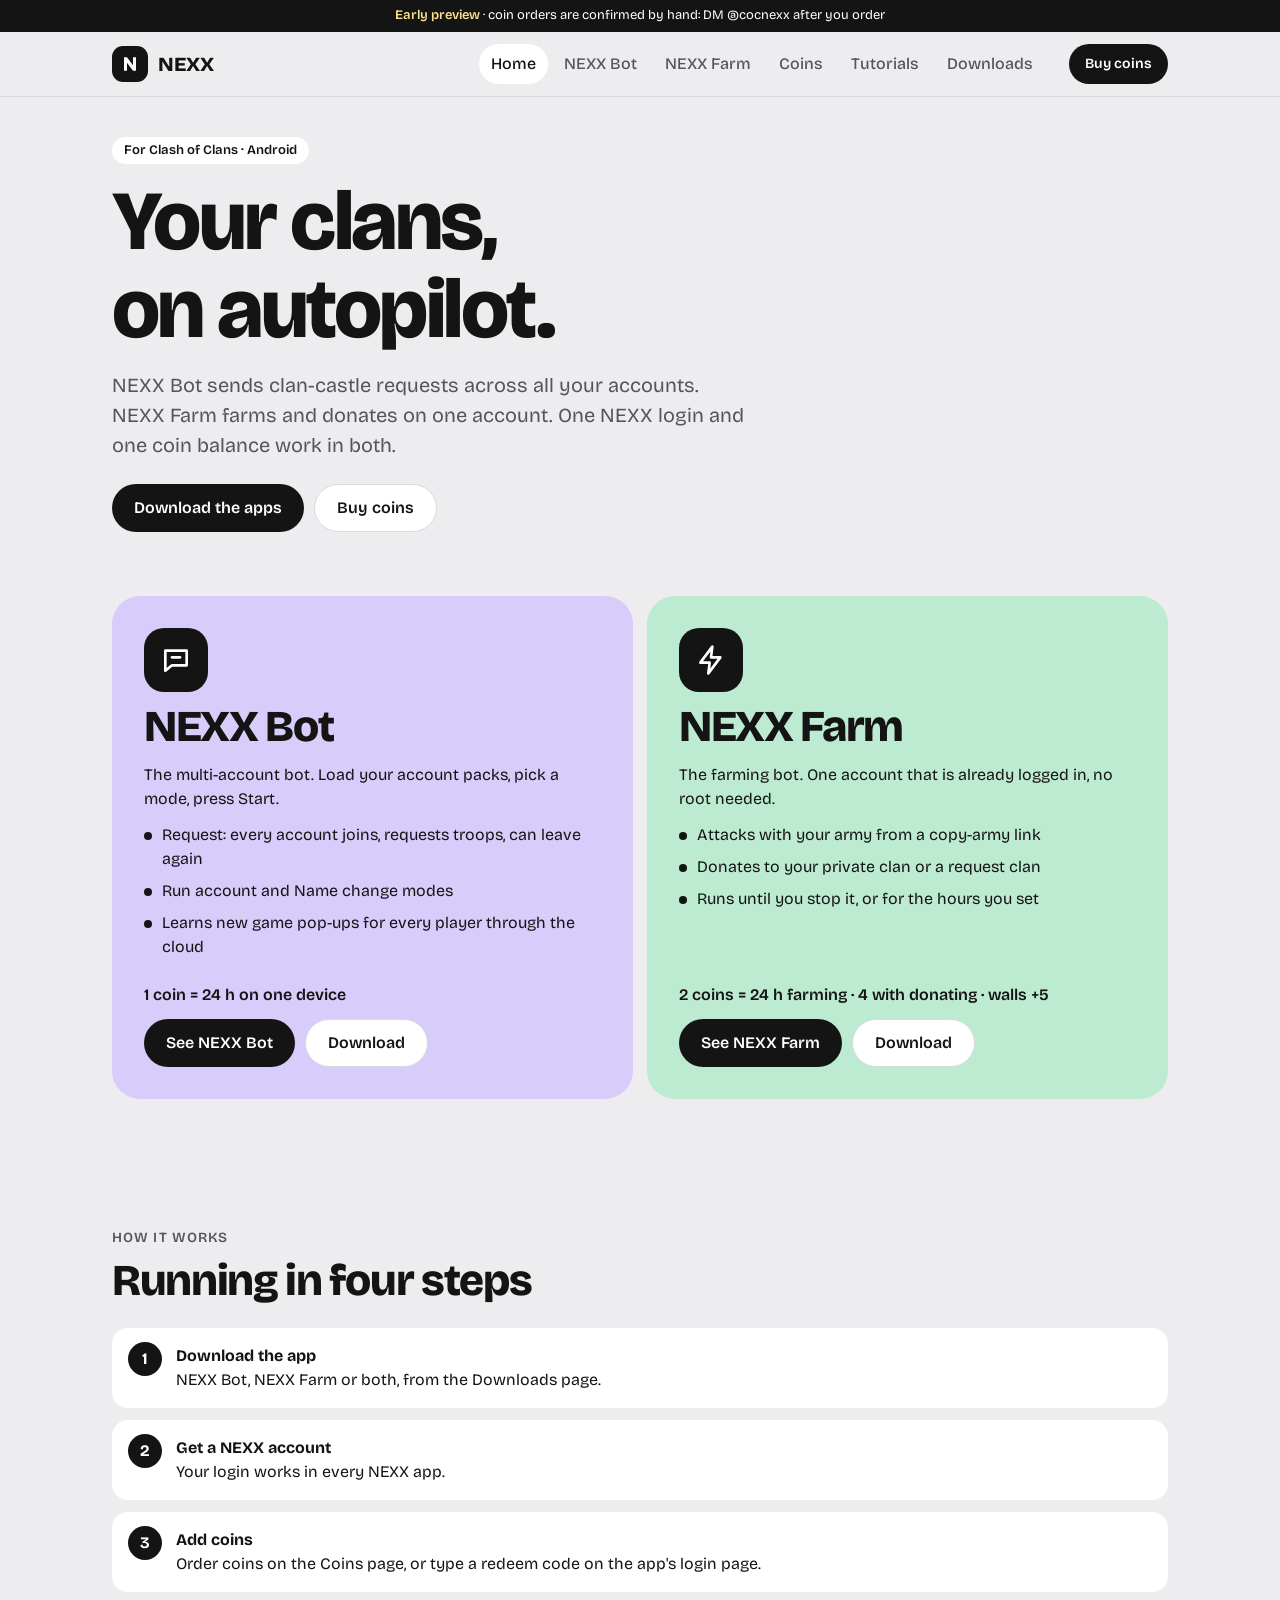
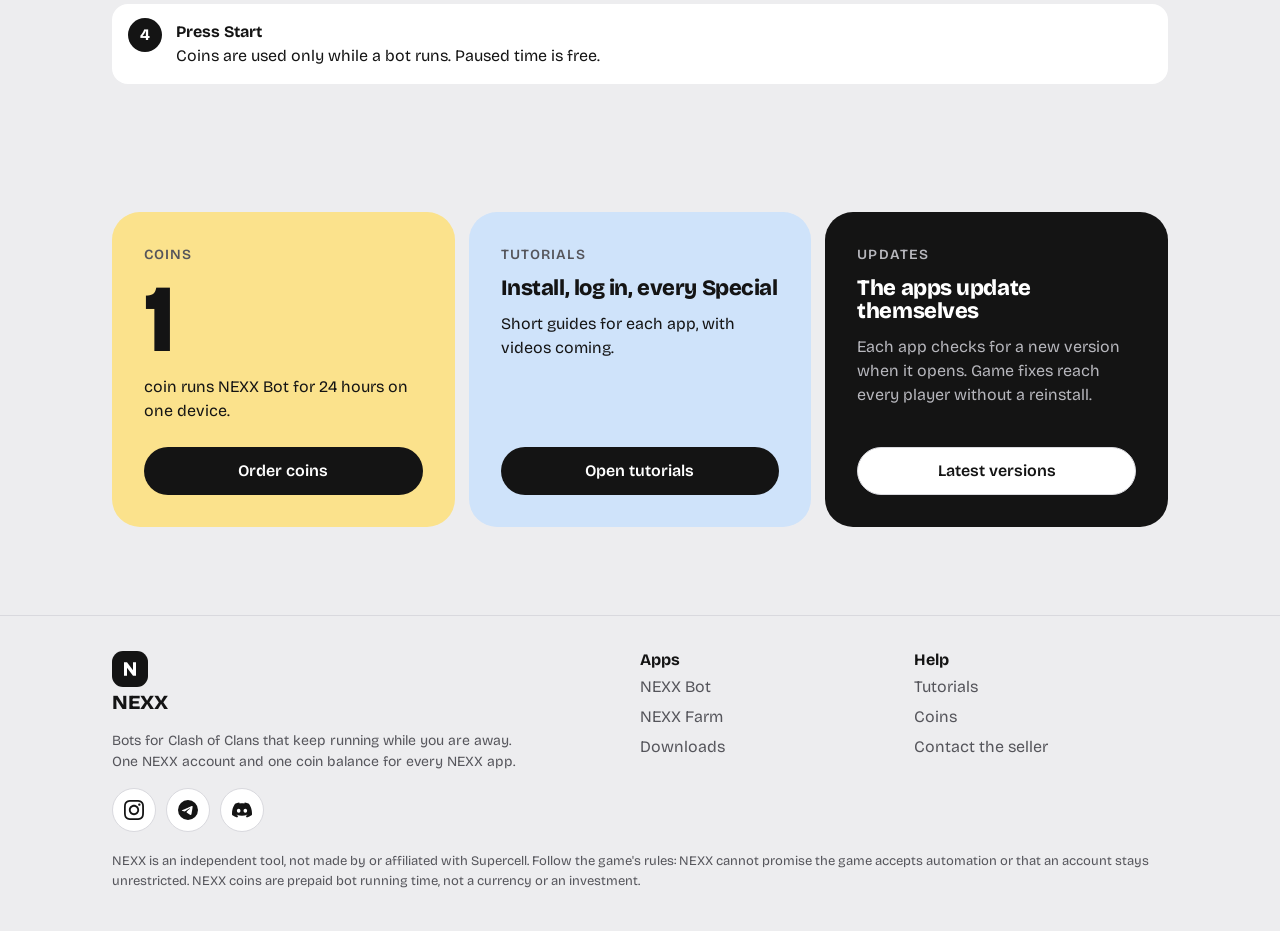
<file: index.html>
<!doctype html>
<html lang="en">
<head>
<meta charset="utf-8">
<meta name="viewport" content="width=device-width, initial-scale=1, viewport-fit=cover">
<meta name="theme-color" content="#EDEDEF">
<script>document.documentElement.className += " js";</script>
<title>NEXX — bots that run while you're away</title>
<link rel="preconnect" href="https://fonts.googleapis.com">
<link rel="preconnect" href="https://fonts.gstatic.com" crossorigin>
<link href="https://fonts.googleapis.com/css2?family=Bricolage+Grotesque:opsz,wght@12..96,400;12..96,500;12..96,600;12..96,700;12..96,800&display=swap" rel="stylesheet">
<link rel="stylesheet" href="assets/style.css">
</head>
<body data-page="home">
<header id="site-head"></header>

<main>
  <section class="hero">
    <div class="wrap">
      <span class="pill">For Clash of Clans · Android</span>
      <h1>Your clans,<br>on autopilot.</h1>
      <p class="lead">NEXX Bot sends clan-castle requests across all your accounts. NEXX Farm farms and donates on one account. One NEXX login and one coin balance work in both.</p>
      <div class="row">
        <a class="btn" href="downloads.html" aria-label="Download the apps"><span>Download<span class="more"> the apps</span></span></a>
        <a class="btn light" href="coins.html">Buy coins</a>
      </div>
    </div>
  </section>

  <section style="padding-top:0">
    <div class="wrap">
      <div class="grid two">
        <article class="tile lilac product">
          <div class="icon"><svg viewBox="0 0 24 24" fill="none" stroke="#fff" stroke-width="2" stroke-linecap="round" stroke-linejoin="round"><path d="M4 5h16v11H9l-5 4z"/><path d="M9 10h6"/></svg></div>
          <h2>NEXX Bot</h2>
          <p>The multi-account bot. Load your account packs, pick a mode, press Start.</p>
          <ul>
            <li>Request: every account joins, requests troops, can leave again</li>
            <li>Run account and Name change modes</li>
            <li>Learns new game pop-ups for every player through the cloud</li>
          </ul>
          <div class="spacer"></div>
          <p class="rate">1 coin = 24 h on one device</p>
          <div class="row">
            <a class="btn" href="nexx-bot.html">See NEXX Bot</a>
            <a class="btn light" href="downloads.html#bot">Download</a>
          </div>
        </article>

        <article class="tile mint product">
          <div class="icon"><svg viewBox="0 0 24 24" fill="none" stroke="#fff" stroke-width="2" stroke-linecap="round" stroke-linejoin="round"><path d="M13 2 4 14h7l-1 8 9-12h-7z"/></svg></div>
          <h2>NEXX Farm</h2>
          <p>The farming bot. One account that is already logged in, no root needed.</p>
          <ul>
            <li>Attacks with your army from a copy-army link</li>
            <li>Donates to your private clan or a request clan</li>
            <li>Runs until you stop it, or for the hours you set</li>
          </ul>
          <div class="spacer"></div>
          <p class="rate">2 coins = 24 h farming · 4 with donating · walls +5</p>
          <div class="row">
            <a class="btn" href="nexx-farm.html">See NEXX Farm</a>
            <a class="btn light" href="downloads.html#farm">Download</a>
          </div>
        </article>
      </div>
    </div>
  </section>

  <section>
    <div class="wrap">
      <div class="section-head">
        <span class="eyebrow">How it works</span>
        <h2>Running in four steps</h2>
      </div>
      <ol class="steps">
        <li><b>Download the app</b>NEXX Bot, NEXX Farm or both, from the Downloads page.</li>
        <li><b>Get a NEXX account</b>Your login works in every NEXX app.</li>
        <li><b>Add coins</b>Order coins on the Coins page, or type a redeem code on the app's login page.</li>
        <li><b>Press Start</b>Coins are used only while a bot runs. Paused time is free.</li>
      </ol>
    </div>
  </section>

  <section>
    <div class="wrap">
      <div class="grid three">
        <div class="tile butter">
          <span class="eyebrow">Coins</span>
          <div class="big">1</div>
          <p>coin runs NEXX Bot for 24 hours on one device.</p>
          <div class="spacer"></div>
          <a class="btn" href="coins.html#buy">Order coins</a>
        </div>
        <div class="tile sky">
          <span class="eyebrow">Tutorials</span>
          <h3>Install, log in, every Special</h3>
          <p>Short guides for each app, with videos coming.</p>
          <div class="spacer"></div>
          <a class="btn" href="tutorials.html">Open tutorials</a>
        </div>
        <div class="tile ink">
          <span class="eyebrow" style="color:#B7B7BD">Updates</span>
          <h3>The apps update themselves</h3>
          <p class="muted">Each app checks for a new version when it opens. Game fixes reach every player without a reinstall.</p>
          <div class="spacer"></div>
          <a class="btn light" href="downloads.html">Latest versions</a>
        </div>
      </div>
    </div>
  </section>
</main>

<footer id="site-foot"></footer>
<script src="assets/data.js"></script>
<script src="assets/app.js"></script>
</body>
</html>
</file>
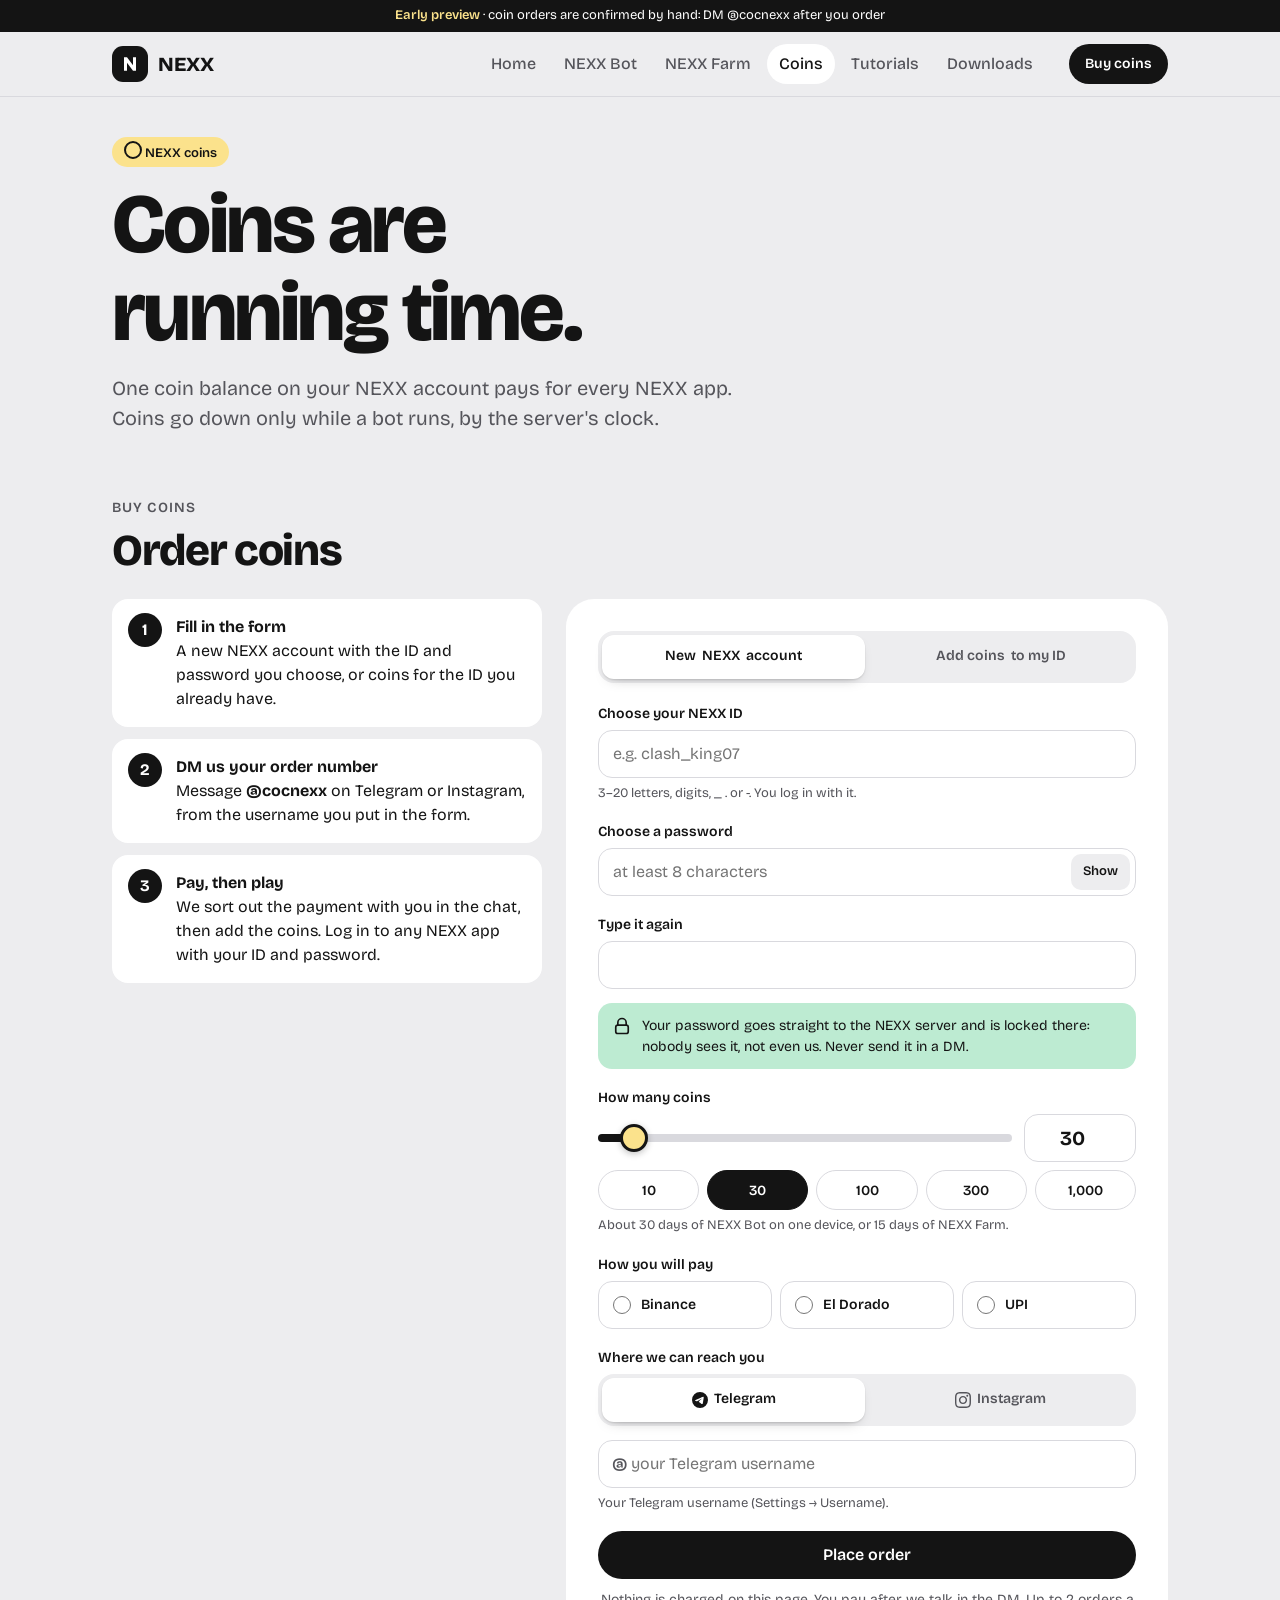
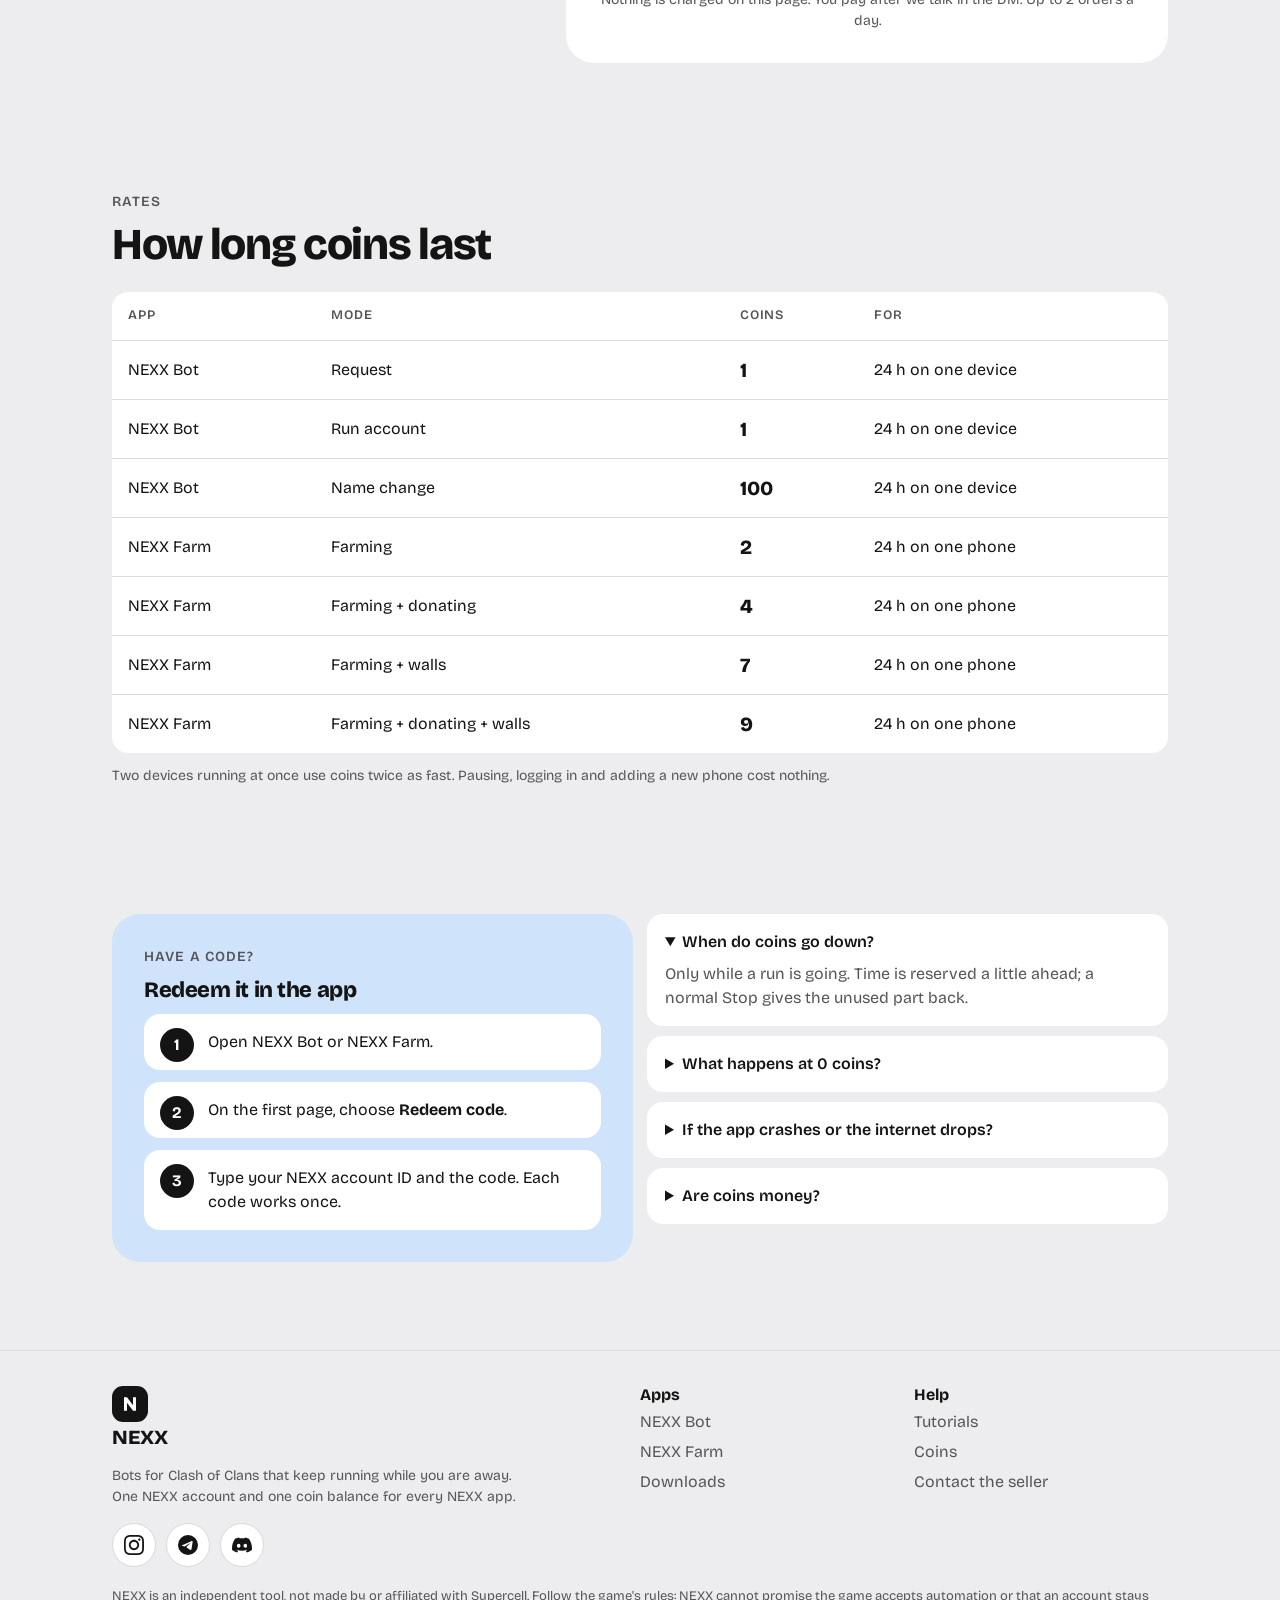
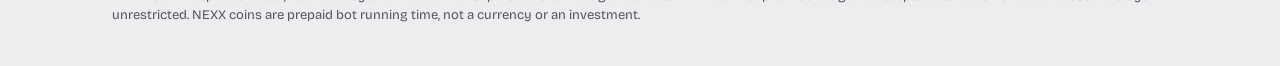
<file: coins.html>
<!doctype html>
<html lang="en">
<head>
<meta charset="utf-8">
<meta name="viewport" content="width=device-width, initial-scale=1, viewport-fit=cover">
<meta name="theme-color" content="#EDEDEF">
<script>document.documentElement.className += " js";</script>
<title>NEXX coins — buy running time</title>
<link rel="preconnect" href="https://fonts.googleapis.com">
<link rel="preconnect" href="https://fonts.gstatic.com" crossorigin>
<link href="https://fonts.googleapis.com/css2?family=Bricolage+Grotesque:opsz,wght@12..96,400;12..96,500;12..96,600;12..96,700;12..96,800&display=swap" rel="stylesheet">
<link rel="stylesheet" href="assets/style.css">
</head>
<body data-page="coins">
<header id="site-head"></header>

<main>
  <section class="hero">
    <div class="wrap">
      <span class="pill butter"><span class="coin-dot"></span>&nbsp;NEXX coins</span>
      <h1>Coins are<br>running time.</h1>
      <p class="lead">One coin balance on your NEXX account pays for every NEXX app. Coins go down only while a bot runs, by the server's clock.</p>
    </div>
  </section>

  <section style="padding-top:0" id="buy">
    <div class="wrap">
      <div class="section-head">
        <span class="eyebrow">Buy coins</span>
        <h2>Order coins</h2>
      </div>
      <div class="order-layout">
        <ol class="steps order-steps">
          <li><b>Fill in the form</b>A new NEXX account with the ID and password you choose, or coins for the ID you already have.</li>
          <li><b>DM us your order number</b>Message <b style="display:inline">@cocnexx</b> on Telegram or Instagram, from the username you put in the form.</li>
          <li><b>Pay, then play</b>We sort out the payment with you in the chat, then add the coins. Log in to any NEXX app with your ID and password.</li>
        </ol>

        <div class="tile order-card" data-order>
          <noscript><p>The order form needs JavaScript. DM <b>@cocnexx</b> on Telegram or Instagram to buy coins.</p></noscript>
          <!-- No input here has a name, so nothing (above all the password) can ever end up in a link. -->
          <form class="order-form" novalidate>
            <div class="seg" role="radiogroup" aria-label="What are the coins for?">
              <label><input type="radio" name="o-kind" value="new" checked aria-label="New NEXX account"><span>New<span class="more"> NEXX</span> account</span></label>
              <label><input type="radio" name="o-kind" value="topup" aria-label="Add coins to my ID"><span>Add coins<span class="more"> to my ID</span></span></label>
            </div>

            <div class="field" data-f="account">
              <label for="o-id" data-new-only>Choose your NEXX ID</label>
              <label for="o-id" data-topup-only hidden>Your NEXX ID</label>
              <input id="o-id" autocomplete="username" autocapitalize="none" autocorrect="off" spellcheck="false" maxlength="20" placeholder="e.g. clash_king07">
              <span class="hint" data-new-only>3–20 letters, digits, _ . or -. You log in with it.</span>
              <span class="hint" data-topup-only hidden>The ID you log in to NEXX apps with.</span>
              <span class="err"></span>
            </div>

            <div data-new-only>
              <div class="field" data-f="password">
                <label for="o-pw">Choose a password</label>
                <div class="pw-wrap">
                  <input id="o-pw" type="password" autocomplete="new-password" maxlength="72" placeholder="at least 8 characters">
                  <button class="pw-eye" type="button" data-eye aria-label="Show the password" aria-pressed="false">Show</button>
                </div>
                <span class="err"></span>
              </div>
              <div class="field" data-f="password2">
                <label for="o-pw2">Type it again</label>
                <input id="o-pw2" type="password" autocomplete="new-password" maxlength="72">
                <span class="err"></span>
              </div>
              <p class="lock-note"><svg viewBox="0 0 24 24" aria-hidden="true"><path d="M7 11V8a5 5 0 0 1 10 0v3"/><rect x="4.5" y="11" width="15" height="10" rx="2.5"/></svg>
                <span>Your password goes straight to the NEXX server and is locked there: nobody sees it, not even us. Never send it in a DM.</span></p>
            </div>

            <div class="field" data-f="coins">
              <span class="label" id="o-coins-label">How many coins</span>
              <div class="coin-pick">
                <input id="o-range" type="range" min="1" max="500" step="1" aria-labelledby="o-coins-label">
                <input id="o-coins" type="number" min="1" inputmode="numeric" aria-labelledby="o-coins-label">
              </div>
              <div class="chips quick" data-quick></div>
              <span class="hint" data-last></span>
              <span class="err"></span>
            </div>

            <div class="field" data-f="pay">
              <span class="label" id="o-pay-label">How you will pay</span>
              <div class="opts pay-opts" role="radiogroup" aria-labelledby="o-pay-label" data-pay></div>
              <span class="err"></span>
            </div>

            <div class="field" data-f="contact">
              <span class="label" id="o-app-label">Where we can reach you</span>
              <div class="seg three" role="radiogroup" aria-labelledby="o-app-label" data-apps></div>
              <div class="at-wrap"><span aria-hidden="true">@</span><input id="o-contact" autocomplete="off" autocapitalize="none" autocorrect="off" spellcheck="false" maxlength="33" aria-label="Your username"></div>
              <span class="hint" data-app-hint></span>
              <span class="err"></span>
            </div>

            <p class="form-err" role="alert" hidden></p>
            <button class="btn block" type="submit" data-submit><span class="st st-idle">Place order</span><span class="st st-busy"><span class="spin"></span>Placing order…</span></button>
            <p class="small muted center">Nothing is charged on this page. You pay after we talk in the DM. Up to 2 orders a day.</p>
          </form>

          <div class="order-done done-box" hidden aria-live="polite">
            <div class="tick">✓</div>
            <h3 tabindex="-1">Order <span data-o-num></span> is in</h3>
            <p class="muted">Now DM <b data-o-handle></b> from <b data-o-from></b> and send this:</p>
            <div class="dm-box"><span data-o-msg></span><button class="btn small light" type="button" data-copy><span class="st st-idle">Copy</span><span class="st st-done">Copied</span></button></div>
            <div class="row dm-btns" data-dm-btns></div>
            <p class="small muted" data-o-after></p>
            <button class="btn light" type="button" data-again>Place another order</button>
          </div>
        </div>
      </div>
    </div>
  </section>

  <section>
    <div class="wrap">
      <div class="section-head"><span class="eyebrow">Rates</span><h2>How long coins last</h2></div>
      <div data-usage=""></div>
      <p class="muted small" style="margin-top:12px">Two devices running at once use coins twice as fast. Pausing, logging in and adding a new phone cost nothing.</p>
    </div>
  </section>

  <section>
    <div class="wrap">
      <div class="grid two">
        <div class="tile sky">
          <span class="eyebrow">Have a code?</span>
          <h3>Redeem it in the app</h3>
          <ol class="steps">
            <li>Open NEXX Bot or NEXX Farm.</li>
            <li>On the first page, choose <b style="display:inline">Redeem code</b>.</li>
            <li>Type your NEXX account ID and the code. Each code works once.</li>
          </ol>
        </div>
        <div class="faq">
          <details open><summary>When do coins go down?</summary><p>Only while a run is going. Time is reserved a little ahead; a normal Stop gives the unused part back.</p></details>
          <details><summary>What happens at 0 coins?</summary><p>You can still log in. A run waits for coins and goes on by itself when coins are added.</p></details>
          <details><summary>If the app crashes or the internet drops?</summary><p>At most the last 45 seconds that were reserved can be used up. Internet is needed the whole time a run goes.</p></details>
          <details><summary>Are coins money?</summary><p>No. NEXX coins are prepaid bot running time, not a currency or an investment.</p></details>
        </div>
      </div>
    </div>
  </section>
</main>

<footer id="site-foot"></footer>
<script src="assets/data.js"></script>
<script src="assets/app.js"></script>
</body>
</html>
</file>
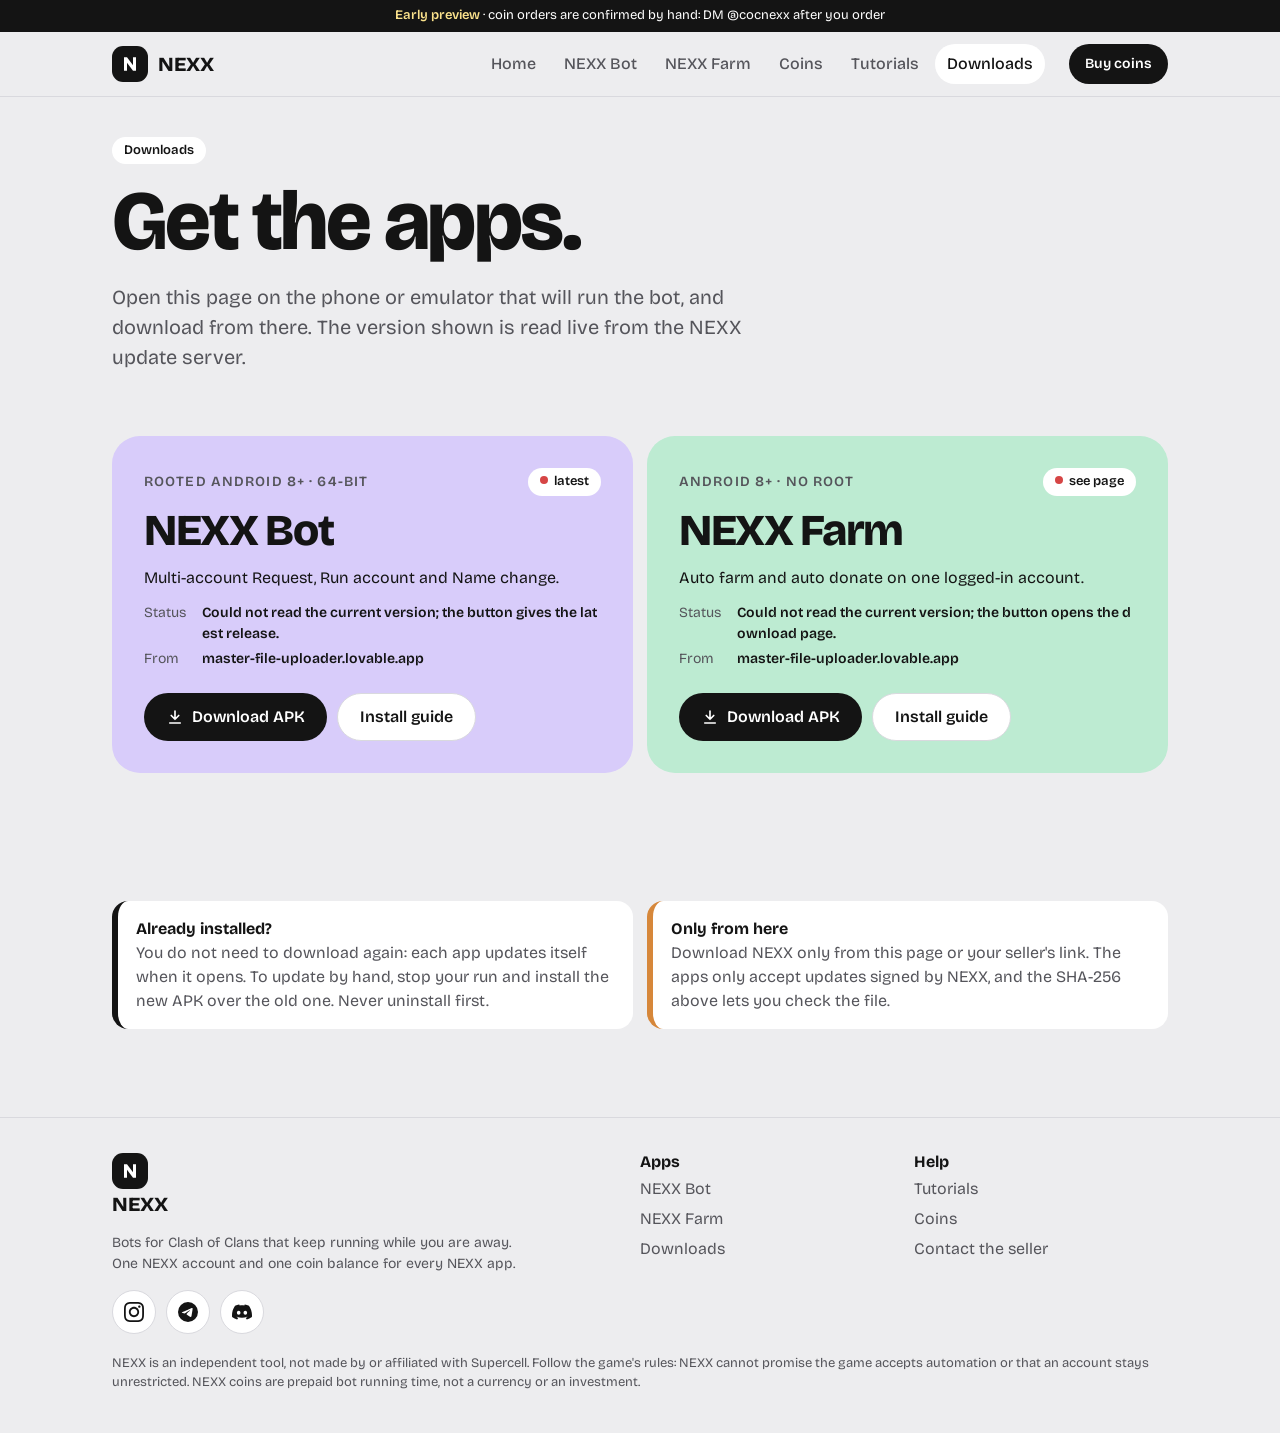
<file: downloads.html>
<!doctype html>
<html lang="en">
<head>
<meta charset="utf-8">
<meta name="viewport" content="width=device-width, initial-scale=1, viewport-fit=cover">
<meta name="theme-color" content="#EDEDEF">
<script>document.documentElement.className += " js";</script>
<title>Download NEXX apps</title>
<link rel="preconnect" href="https://fonts.googleapis.com">
<link rel="preconnect" href="https://fonts.gstatic.com" crossorigin>
<link href="https://fonts.googleapis.com/css2?family=Bricolage+Grotesque:opsz,wght@12..96,400;12..96,500;12..96,600;12..96,700;12..96,800&display=swap" rel="stylesheet">
<link rel="stylesheet" href="assets/style.css">
</head>
<body data-page="downloads">
<header id="site-head"></header>

<main>
  <section class="hero">
    <div class="wrap">
      <span class="pill">Downloads</span>
      <h1>Get the apps.</h1>
      <p class="lead">Open this page on the phone or emulator that will run the bot, and download from there. The version shown is read live from the NEXX update server.</p>
    </div>
  </section>

  <section style="padding-top:0">
    <div class="wrap">
      <div class="grid two">
        <article class="tile lilac" id="bot" data-release="bot">
          <div class="row" style="justify-content:space-between">
            <span class="eyebrow">Rooted Android 8+ · 64-bit</span>
            <span class="pill"><span class="status-dot"></span><span data-ver>checking…</span></span>
          </div>
          <h2>NEXX Bot</h2>
          <p>Multi-account Request, Run account and Name change.</p>
          <dl class="dl-meta" data-meta><dt>Status</dt><dd>Reading the current version…</dd></dl>
          <div class="spacer"></div>
          <div class="row">
            <a class="btn dl-btn" data-dl href="#" aria-disabled="true" rel="noopener">
              <span class="st st-idle"><svg viewBox="0 0 24 24" fill="none" stroke="currentColor" stroke-width="2.2" stroke-linecap="round" stroke-linejoin="round"><path d="M12 4v11M7 10l5 5 5-5M5 20h14"/></svg>Download APK</span>
              <span class="st st-busy"><span class="spin"></span>Starting download…</span>
              <span class="st st-done"><svg class="tick-draw" viewBox="0 0 24 24" fill="none" stroke="currentColor" stroke-width="2.6" stroke-linecap="round" stroke-linejoin="round"><path d="M5 12.5l4.5 4.5L19 7.5"/></svg>Check your downloads</span>
            </a>
            <a class="btn light" href="tutorials.html#bot-install">Install guide</a>
          </div>
          <p class="small muted dl-note" data-dl-note aria-live="polite" hidden></p>
        </article>

        <article class="tile mint" id="farm" data-release="farm">
          <div class="row" style="justify-content:space-between">
            <span class="eyebrow">Android 8+ · no root</span>
            <span class="pill"><span class="status-dot"></span><span data-ver>checking…</span></span>
          </div>
          <h2>NEXX Farm</h2>
          <p>Auto farm and auto donate on one logged-in account.</p>
          <dl class="dl-meta" data-meta><dt>Status</dt><dd>Reading the current version…</dd></dl>
          <div class="spacer"></div>
          <div class="row">
            <a class="btn dl-btn" data-dl href="#" aria-disabled="true" rel="noopener">
              <span class="st st-idle"><svg viewBox="0 0 24 24" fill="none" stroke="currentColor" stroke-width="2.2" stroke-linecap="round" stroke-linejoin="round"><path d="M12 4v11M7 10l5 5 5-5M5 20h14"/></svg>Download APK</span>
              <span class="st st-busy"><span class="spin"></span>Starting download…</span>
              <span class="st st-done"><svg class="tick-draw" viewBox="0 0 24 24" fill="none" stroke="currentColor" stroke-width="2.6" stroke-linecap="round" stroke-linejoin="round"><path d="M5 12.5l4.5 4.5L19 7.5"/></svg>Check your downloads</span>
            </a>
            <a class="btn light" href="tutorials.html#farm-install">Install guide</a>
          </div>
          <p class="small muted dl-note" data-dl-note aria-live="polite" hidden></p>
        </article>
      </div>
    </div>
  </section>

  <section>
    <div class="wrap">
      <div class="grid two">
        <div class="note">
          <b>Already installed?</b>
          <p class="muted">You do not need to download again: each app updates itself when it opens. To update by hand, stop your run and install the new APK over the old one. Never uninstall first.</p>
        </div>
        <div class="note warn">
          <b>Only from here</b>
          <p class="muted">Download NEXX only from this page or your seller's link. The apps only accept updates signed by NEXX, and the SHA-256 above lets you check the file.</p>
        </div>
      </div>
    </div>
  </section>
</main>

<footer id="site-foot"></footer>
<script src="assets/data.js"></script>
<script src="assets/app.js"></script>
</body>
</html>
</file>
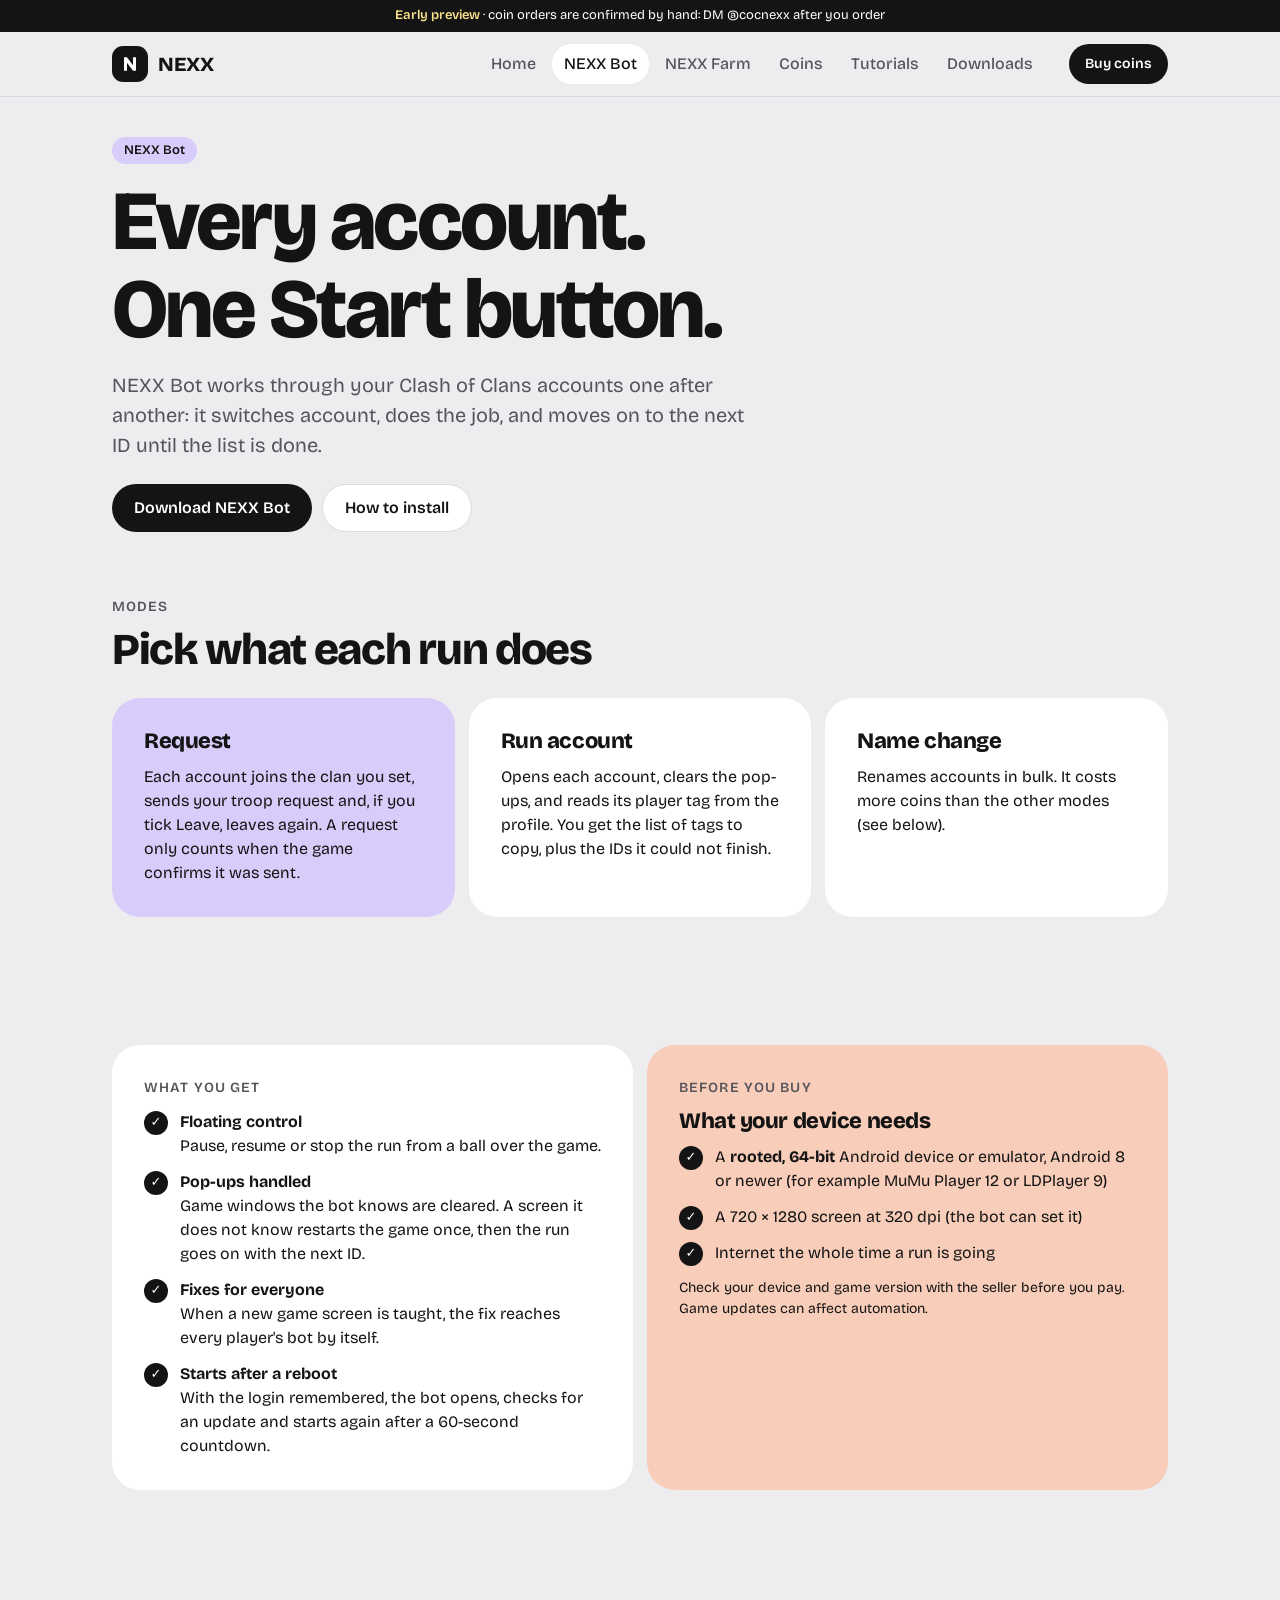
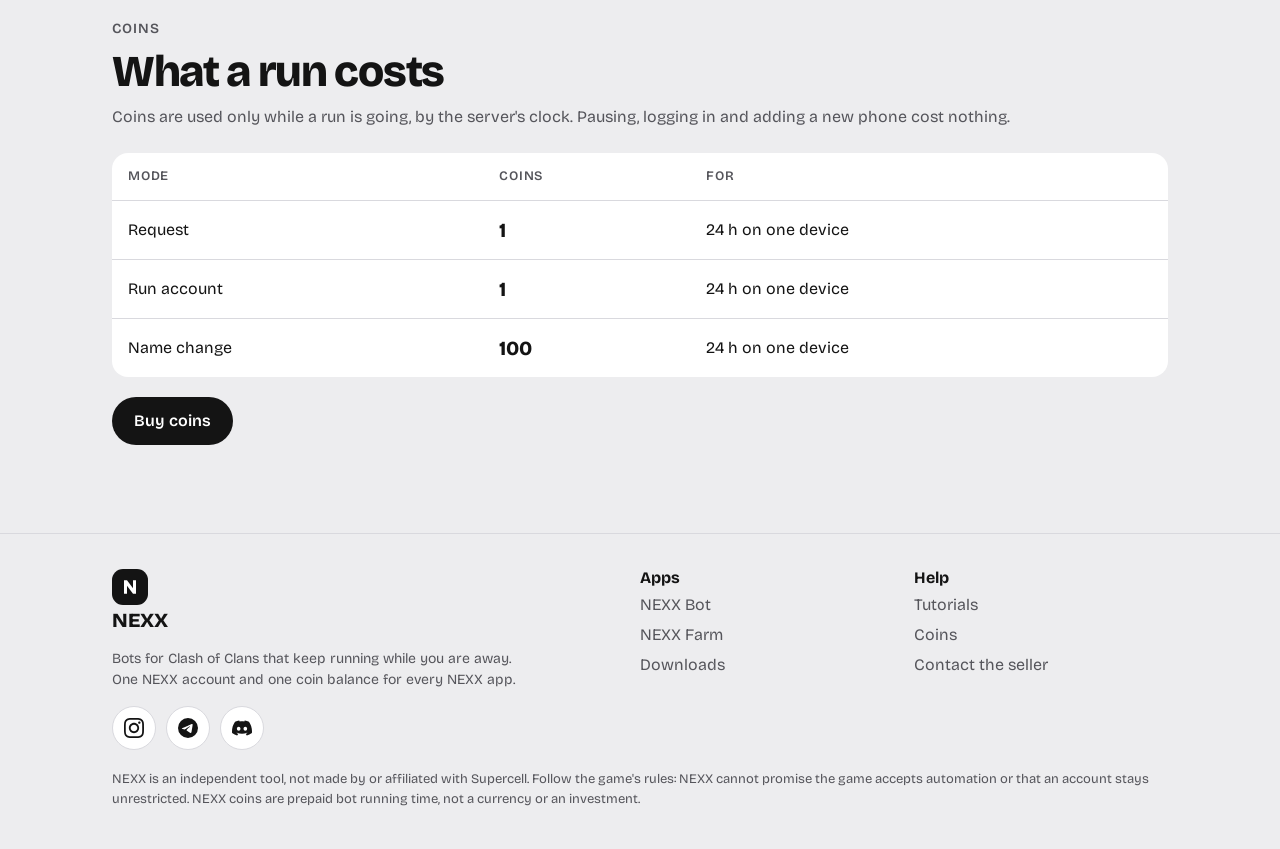
<file: nexx-bot.html>
<!doctype html>
<html lang="en">
<head>
<meta charset="utf-8">
<meta name="viewport" content="width=device-width, initial-scale=1, viewport-fit=cover">
<meta name="theme-color" content="#EDEDEF">
<script>document.documentElement.className += " js";</script>
<title>NEXX Bot — multi-account request bot</title>
<link rel="preconnect" href="https://fonts.googleapis.com">
<link rel="preconnect" href="https://fonts.gstatic.com" crossorigin>
<link href="https://fonts.googleapis.com/css2?family=Bricolage+Grotesque:opsz,wght@12..96,400;12..96,500;12..96,600;12..96,700;12..96,800&display=swap" rel="stylesheet">
<link rel="stylesheet" href="assets/style.css">
</head>
<body data-page="bot">
<header id="site-head"></header>

<main>
  <section class="hero">
    <div class="wrap">
      <span class="pill" style="background:var(--lilac)">NEXX Bot</span>
      <h1>Every account.<br>One Start button.</h1>
      <p class="lead">NEXX Bot works through your Clash of Clans accounts one after another: it switches account, does the job, and moves on to the next ID until the list is done.</p>
      <div class="row">
        <a class="btn" href="downloads.html#bot" aria-label="Download NEXX Bot"><span>Download<span class="more"> NEXX Bot</span></span></a>
        <a class="btn light" href="tutorials.html#bot-install">How to install</a>
      </div>
    </div>
  </section>

  <section style="padding-top:0">
    <div class="wrap">
      <div class="section-head"><span class="eyebrow">Modes</span><h2>Pick what each run does</h2></div>
      <div class="grid three">
        <div class="tile lilac">
          <h3>Request</h3>
          <p>Each account joins the clan you set, sends your troop request and, if you tick Leave, leaves again. A request only counts when the game confirms it was sent.</p>
        </div>
        <div class="tile">
          <h3>Run account</h3>
          <p>Opens each account, clears the pop-ups, and reads its player tag from the profile. You get the list of tags to copy, plus the IDs it could not finish.</p>
        </div>
        <div class="tile">
          <h3>Name change</h3>
          <p>Renames accounts in bulk. It costs more coins than the other modes (see below).</p>
        </div>
      </div>
    </div>
  </section>

  <section>
    <div class="wrap">
      <div class="grid two">
        <div class="tile">
          <span class="eyebrow">What you get</span>
          <ul class="checks titled">
            <li><b>Floating control</b>Pause, resume or stop the run from a ball over the game.</li>
            <li><b>Pop-ups handled</b>Game windows the bot knows are cleared. A screen it does not know restarts the game once, then the run goes on with the next ID.</li>
            <li><b>Fixes for everyone</b>When a new game screen is taught, the fix reaches every player's bot by itself.</li>
            <li><b>Starts after a reboot</b>With the login remembered, the bot opens, checks for an update and starts again after a 60-second countdown.</li>
          </ul>
        </div>
        <div class="tile peach">
          <span class="eyebrow">Before you buy</span>
          <h3>What your device needs</h3>
          <ul class="checks">
            <li>A <b>rooted, 64-bit</b> Android device or emulator, Android 8 or newer (for example MuMu Player 12 or LDPlayer 9)</li>
            <li>A 720 × 1280 screen at 320 dpi (the bot can set it)</li>
            <li>Internet the whole time a run is going</li>
          </ul>
          <p class="small">Check your device and game version with the seller before you pay. Game updates can affect automation.</p>
        </div>
      </div>
    </div>
  </section>

  <section>
    <div class="wrap">
      <div class="section-head"><span class="eyebrow">Coins</span><h2>What a run costs</h2><p class="muted">Coins are used only while a run is going, by the server's clock. Pausing, logging in and adding a new phone cost nothing.</p></div>
      <div data-usage="NEXX Bot"></div>
      <div class="row" style="margin-top:20px"><a class="btn" href="coins.html">Buy coins</a></div>
    </div>
  </section>
</main>

<footer id="site-foot"></footer>
<script src="assets/data.js"></script>
<script src="assets/app.js"></script>
</body>
</html>
</file>
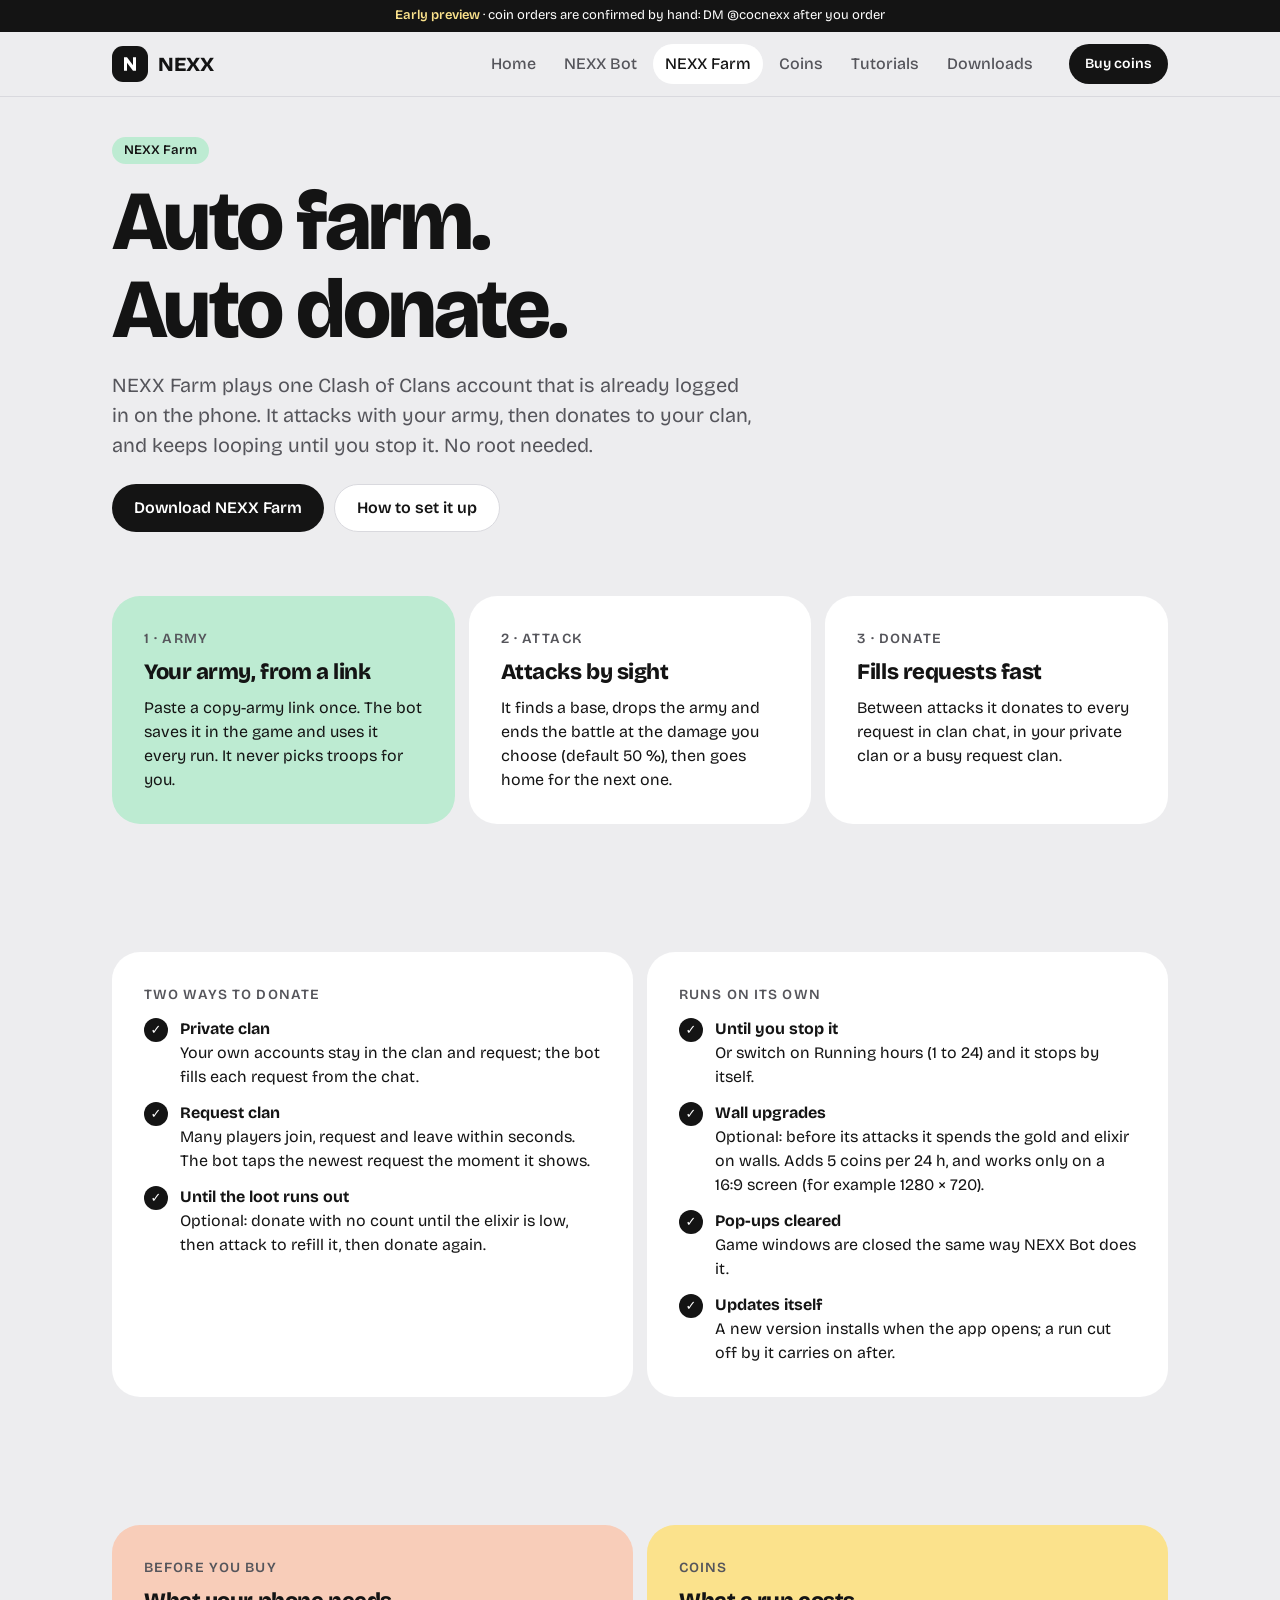
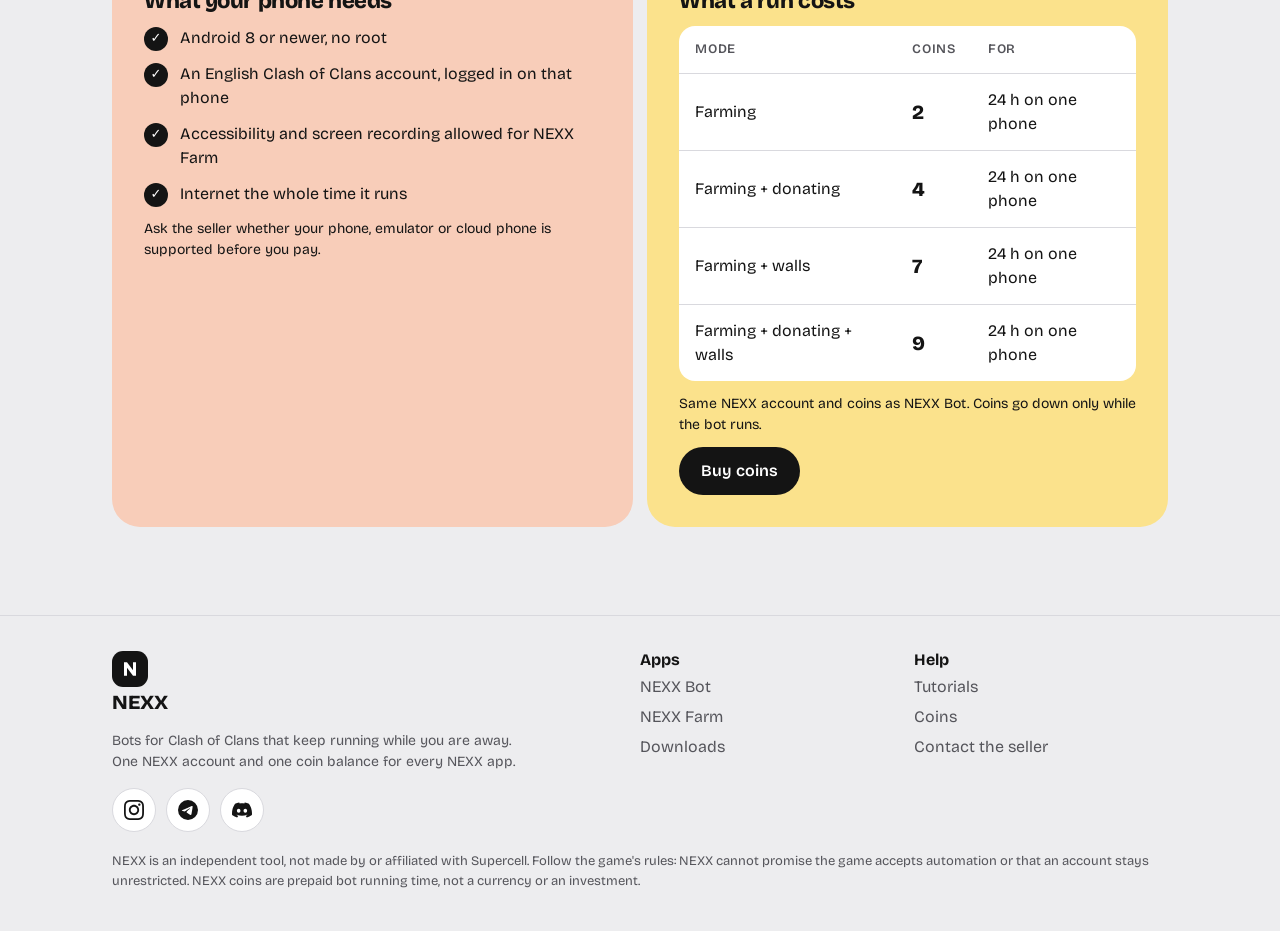
<file: nexx-farm.html>
<!doctype html>
<html lang="en">
<head>
<meta charset="utf-8">
<meta name="viewport" content="width=device-width, initial-scale=1, viewport-fit=cover">
<meta name="theme-color" content="#EDEDEF">
<script>document.documentElement.className += " js";</script>
<title>NEXX Farm — auto farm and auto donate</title>
<link rel="preconnect" href="https://fonts.googleapis.com">
<link rel="preconnect" href="https://fonts.gstatic.com" crossorigin>
<link href="https://fonts.googleapis.com/css2?family=Bricolage+Grotesque:opsz,wght@12..96,400;12..96,500;12..96,600;12..96,700;12..96,800&display=swap" rel="stylesheet">
<link rel="stylesheet" href="assets/style.css">
</head>
<body data-page="farm">
<header id="site-head"></header>

<main>
  <section class="hero">
    <div class="wrap">
      <span class="pill" style="background:var(--mint)">NEXX Farm</span>
      <h1>Auto farm.<br>Auto donate.</h1>
      <p class="lead">NEXX Farm plays one Clash of Clans account that is already logged in on the phone. It attacks with your army, then donates to your clan, and keeps looping until you stop it. No root needed.</p>
      <div class="row">
        <a class="btn" href="downloads.html#farm" aria-label="Download NEXX Farm"><span>Download<span class="more"> NEXX Farm</span></span></a>
        <a class="btn light" href="tutorials.html#farm-setup">How to set it up</a>
      </div>
    </div>
  </section>

  <section style="padding-top:0">
    <div class="wrap">
      <div class="grid three">
        <div class="tile mint">
          <span class="eyebrow">1 · Army</span>
          <h3>Your army, from a link</h3>
          <p>Paste a copy-army link once. The bot saves it in the game and uses it every run. It never picks troops for you.</p>
        </div>
        <div class="tile">
          <span class="eyebrow">2 · Attack</span>
          <h3>Attacks by sight</h3>
          <p>It finds a base, drops the army and ends the battle at the damage you choose (default 50 %), then goes home for the next one.</p>
        </div>
        <div class="tile">
          <span class="eyebrow">3 · Donate</span>
          <h3>Fills requests fast</h3>
          <p>Between attacks it donates to every request in clan chat, in your private clan or a busy request clan.</p>
        </div>
      </div>
    </div>
  </section>

  <section>
    <div class="wrap">
      <div class="grid two">
        <div class="tile">
          <span class="eyebrow">Two ways to donate</span>
          <ul class="checks titled">
            <li><b>Private clan</b>Your own accounts stay in the clan and request; the bot fills each request from the chat.</li>
            <li><b>Request clan</b>Many players join, request and leave within seconds. The bot taps the newest request the moment it shows.</li>
            <li><b>Until the loot runs out</b>Optional: donate with no count until the elixir is low, then attack to refill it, then donate again.</li>
          </ul>
        </div>
        <div class="tile">
          <span class="eyebrow">Runs on its own</span>
          <ul class="checks titled">
            <li><b>Until you stop it</b>Or switch on Running hours (1 to 24) and it stops by itself.</li>
            <li><b>Wall upgrades</b>Optional: before its attacks it spends the gold and elixir on walls. Adds 5 coins per 24 h, and works only on a 16:9 screen (for example 1280 × 720).</li>
            <li><b>Pop-ups cleared</b>Game windows are closed the same way NEXX Bot does it.</li>
            <li><b>Updates itself</b>A new version installs when the app opens; a run cut off by it carries on after.</li>
          </ul>
        </div>
      </div>
    </div>
  </section>

  <section>
    <div class="wrap">
      <div class="grid two">
        <div class="tile peach">
          <span class="eyebrow">Before you buy</span>
          <h3>What your phone needs</h3>
          <ul class="checks">
            <li>Android 8 or newer, no root</li>
            <li>An English Clash of Clans account, logged in on that phone</li>
            <li>Accessibility and screen recording allowed for NEXX Farm</li>
            <li>Internet the whole time it runs</li>
          </ul>
          <p class="small">Ask the seller whether your phone, emulator or cloud phone is supported before you pay.</p>
        </div>
        <div class="tile butter">
          <span class="eyebrow">Coins</span>
          <h3>What a run costs</h3>
          <div data-usage="NEXX Farm"></div>
          <p class="small">Same NEXX account and coins as NEXX Bot. Coins go down only while the bot runs.</p>
          <a class="btn" href="coins.html" style="align-self:flex-start">Buy coins</a>
        </div>
      </div>
    </div>
  </section>
</main>

<footer id="site-foot"></footer>
<script src="assets/data.js"></script>
<script src="assets/app.js"></script>
</body>
</html>
</file>
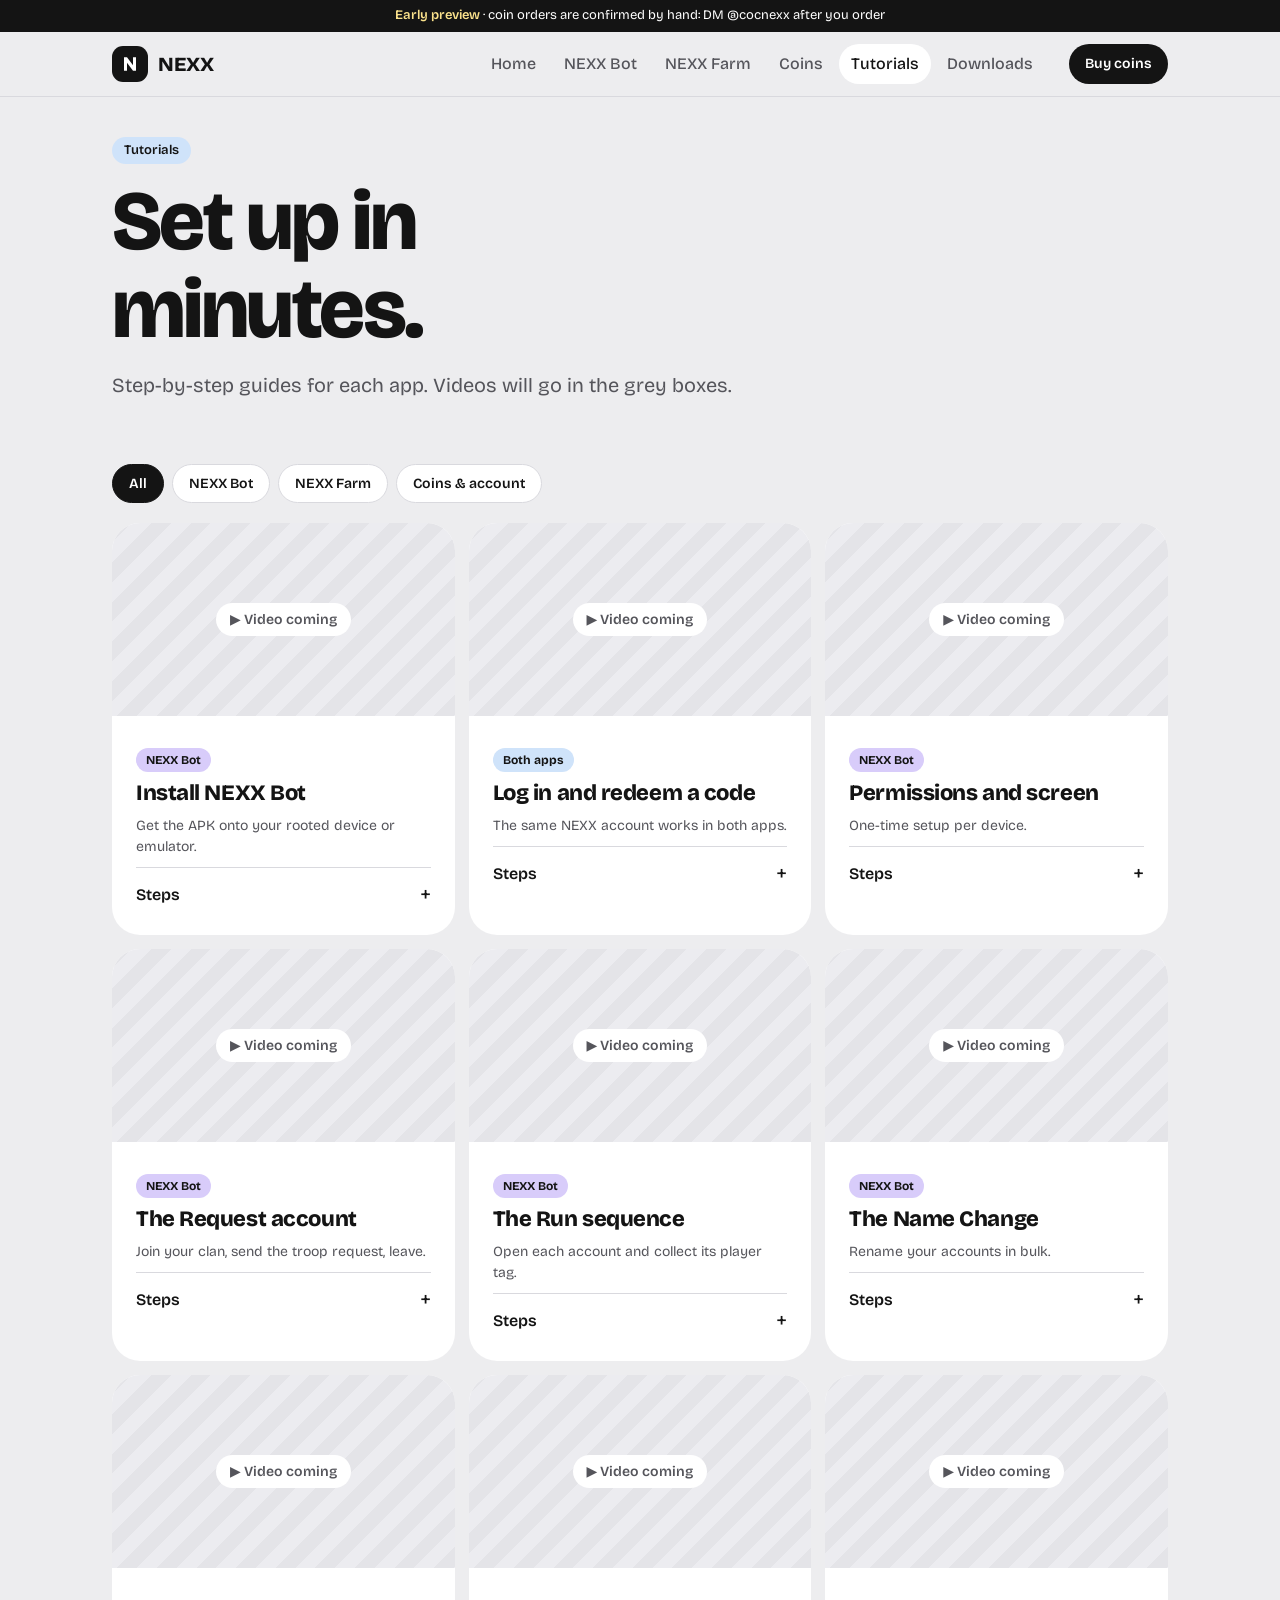
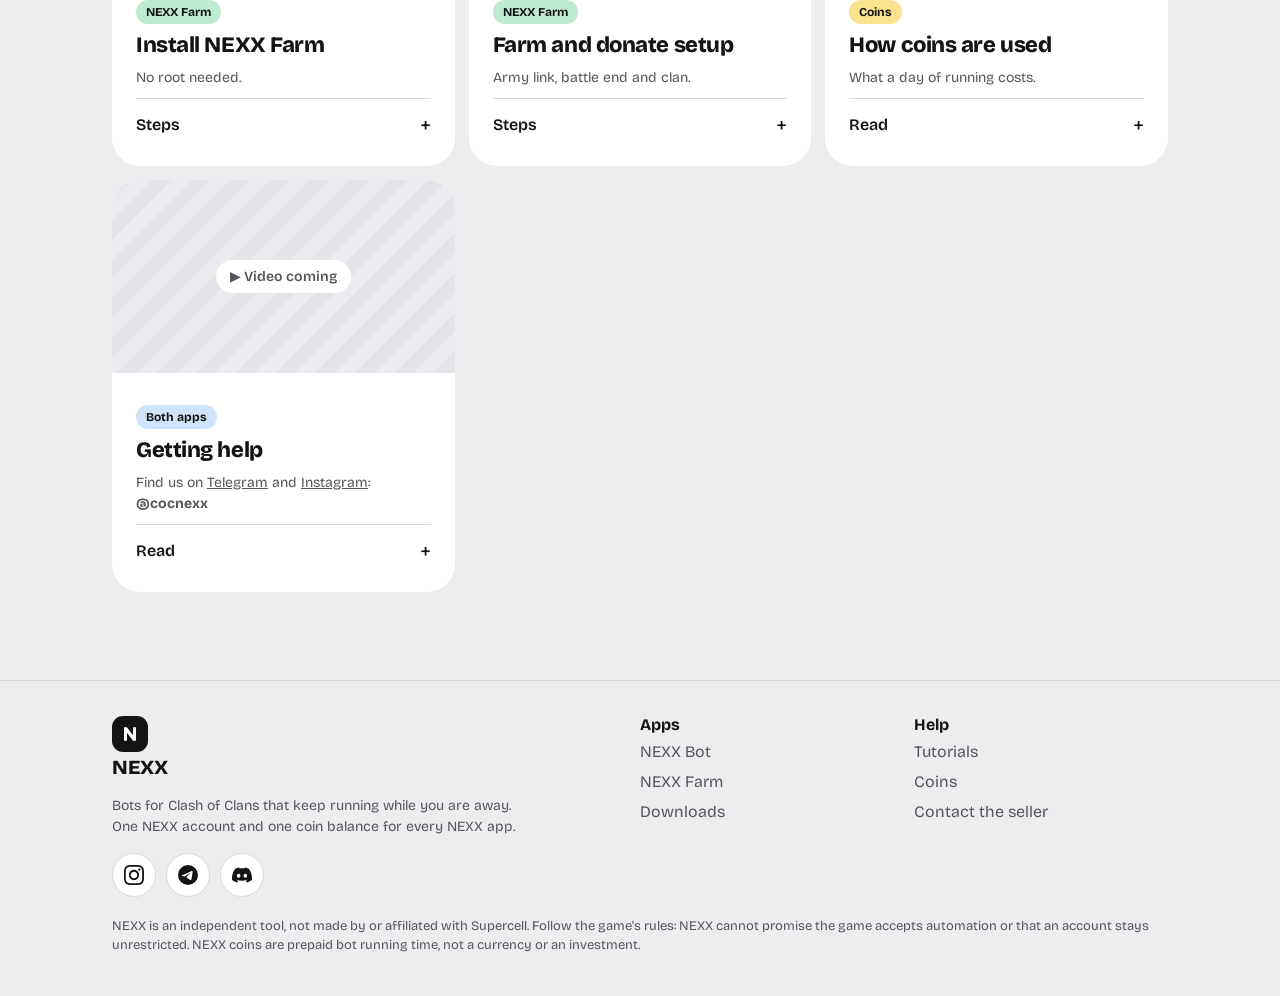
<file: tutorials.html>
<!doctype html>
<html lang="en">
<head>
<meta charset="utf-8">
<meta name="viewport" content="width=device-width, initial-scale=1, viewport-fit=cover">
<meta name="theme-color" content="#EDEDEF">
<script>document.documentElement.className += " js";</script>
<title>NEXX tutorials</title>
<link rel="preconnect" href="https://fonts.googleapis.com">
<link rel="preconnect" href="https://fonts.gstatic.com" crossorigin>
<link href="https://fonts.googleapis.com/css2?family=Bricolage+Grotesque:opsz,wght@12..96,400;12..96,500;12..96,600;12..96,700;12..96,800&display=swap" rel="stylesheet">
<link rel="stylesheet" href="assets/style.css">
</head>
<body data-page="tutorials">
<header id="site-head"></header>

<main>
  <section class="hero">
    <div class="wrap">
      <span class="pill" style="background:var(--sky)">Tutorials</span>
      <h1>Set up in<br>minutes.</h1>
      <p class="lead">Step-by-step guides for each app. Videos will go in the grey boxes.</p>
    </div>
  </section>

  <section style="padding-top:0">
    <div class="wrap">
      <div class="chips" role="group" aria-label="Filter tutorials">
        <button class="chip on" type="button" data-filter="all">All</button>
        <button class="chip" type="button" data-filter="bot">NEXX Bot</button>
        <button class="chip" type="button" data-filter="farm">NEXX Farm</button>
        <button class="chip" type="button" data-filter="coins" aria-label="Coins &amp; account">Coins<span class="more"> &amp; account</span></button>
      </div>

      <div class="grid three">
        <!-- NEXX Bot -->
        <article class="tile tut" id="bot-install" data-topic="bot">
          <div class="video"><span>▶ Video coming</span></div>
          <div class="body">
            <span class="tag bot">NEXX Bot</span>
            <h3>Install NEXX Bot</h3>
            <p class="muted small">Get the APK onto your rooted device or emulator.</p>
            <details><summary>Steps</summary>
              <ol>
                <li>Open the <a href="downloads.html#bot">Downloads</a> page on the device and tap Download.</li>
                <li>Allow that source to install apps when Android asks.</li>
                <li>Open the APK and install it.</li>
                <li>Updating later? Install over the old copy. Do not uninstall first: your settings and login stay.</li>
              </ol>
            </details>
          </div>
        </article>

        <article class="tile tut" id="login" data-topic="coins bot farm">
          <div class="video"><span>▶ Video coming</span></div>
          <div class="body">
            <span class="tag all">Both apps</span>
            <h3>Log in and redeem a code</h3>
            <p class="muted small">The same NEXX account works in both apps.</p>
            <details><summary>Steps</summary>
              <ol>
                <li>Open the app. It starts on the login page; nothing works without a login.</li>
                <li>Log in with your NEXX account ID and password. Pick Remember login: Forever for a device that must restart on its own.</li>
                <li>Got a code? Choose Redeem code, type your account ID and the code. Each code works once.</li>
              </ol>
            </details>
          </div>
        </article>

        <article class="tile tut" id="bot-permissions" data-topic="bot">
          <div class="video"><span>▶ Video coming</span></div>
          <div class="body">
            <span class="tag bot">NEXX Bot</span>
            <h3>Permissions and screen</h3>
            <p class="muted small">One-time setup per device.</p>
            <details><summary>Steps</summary>
              <ol>
                <li>Log in first (the guide before this one).</li>
                <li>Home → open the Permissions row → Enable all.</li>
                <li>Allow the superuser prompt and tick "Remember choice forever". The bot switches on overlay, accessibility, notifications and battery by itself.</li>
                <li>The screen must be 720 × 1280 at 320 dpi; the bot sets it with root.</li>
              </ol>
            </details>
          </div>
        </article>

        <article class="tile tut" id="bot-request" data-topic="bot">
          <div class="video"><span>▶ Video coming</span></div>
          <div class="body">
            <span class="tag bot">NEXX Bot</span>
            <h3>The Request account</h3>
            <p class="muted small">Join your clan, send the troop request, leave.</p>
            <details><summary>Steps</summary>
              <ol>
                <li>Open Special and choose Request.</li>
                <li>Type the name of your account folder, then Scan and load accounts. Start with one or a few.</li>
                <li>Set the clan tag and the request text. Tick Leave if each account should leave the clan after its request.</li>
                <li>Press Continue, then Start. Use the floating ball to pause, resume or stop.</li>
                <li>A request counts only when the game confirms it was sent. 1 coin per 24 h on one device.</li>
              </ol>
            </details>
          </div>
        </article>

        <article class="tile tut" id="bot-run-account" data-topic="bot">
          <div class="video"><span>▶ Video coming</span></div>
          <div class="body">
            <span class="tag bot">NEXX Bot</span>
            <h3>The Run sequence</h3>
            <p class="muted small">Open each account and collect its player tag.</p>
            <details><summary>Steps</summary>
              <ol>
                <li>Open Special and choose Run account.</li>
                <li>Type the name of your account folder, then Scan and load accounts.</li>
                <li>Press Continue, then Start. The bot opens each account, clears the pop-ups and reads its player tag from the profile.</li>
                <li>At the end, copy the list of tags. The IDs it could not finish are listed too.</li>
                <li>1 coin per 24 h on one device.</li>
              </ol>
            </details>
          </div>
        </article>

        <article class="tile tut" id="bot-name-change" data-topic="bot">
          <div class="video"><span>▶ Video coming</span></div>
          <div class="body">
            <span class="tag bot">NEXX Bot</span>
            <h3>The Name Change</h3>
            <p class="muted small">Rename your accounts in bulk.</p>
            <details><summary>Steps</summary>
              <ol>
                <li>Open Special and choose Name change.</li>
                <li>Type the name of your account folder, then Scan and load accounts. Start with one or a few.</li>
                <li>Press Continue, then Start. Use the floating ball to pause, resume or stop.</li>
                <li>100 coins per 24 h on one device, more than the other modes.</li>
              </ol>
            </details>
          </div>
        </article>

        <!-- NEXX Farm -->
        <article class="tile tut" id="farm-install" data-topic="farm">
          <div class="video"><span>▶ Video coming</span></div>
          <div class="body">
            <span class="tag farm">NEXX Farm</span>
            <h3>Install NEXX Farm</h3>
            <p class="muted small">No root needed.</p>
            <details><summary>Steps</summary>
              <ol>
                <li>Open the <a href="downloads.html#farm">Downloads</a> page on the phone and tap Download.</li>
                <li>Allow that source to install apps, then install the APK.</li>
                <li>Android 13 and newer: App info → ⋮ → Allow restricted settings, or Android keeps Accessibility greyed out.</li>
                <li>Turn on NEXX Farm's accessibility service, and allow screen recording when asked.</li>
              </ol>
            </details>
          </div>
        </article>

        <article class="tile tut" id="farm-setup" data-topic="farm">
          <div class="video"><span>▶ Video coming</span></div>
          <div class="body">
            <span class="tag farm">NEXX Farm</span>
            <h3>Farm and donate setup</h3>
            <p class="muted small">Army link, battle end and clan.</p>
            <details><summary>Steps</summary>
              <ol>
                <li>Log in to Clash of Clans on the phone first (an English account).</li>
                <li>Paste your copy-army link. The bot saves and uses it each run.</li>
                <li>Set End battle at (10–100 %, default 50) and the number of attacks.</li>
                <li>Choose donating: private clan or request clan. Optionally "until the loot runs out".</li>
                <li>Leave Running hours off to run until Stop, or turn it on for 1–24 hours. Press Start.</li>
              </ol>
            </details>
          </div>
        </article>

        <!-- Coins & help -->
        <article class="tile tut" id="coins-how" data-topic="coins">
          <div class="video"><span>▶ Video coming</span></div>
          <div class="body">
            <span class="tag coins">Coins</span>
            <h3>How coins are used</h3>
            <p class="muted small">What a day of running costs.</p>
            <details><summary>Read</summary>
              <ol>
                <li>NEXX Bot: 1 coin = 24 h on one device (Name change: 100).</li>
                <li>NEXX Farm: 2 coins = 24 h farming, 4 with donating. Wall upgrades add 5 (7, or 9 with donating).</li>
                <li>Coins go down only while a run is going. Pauses are free.</li>
                <li>At 0 coins a run waits, and goes on when coins are added.</li>
              </ol>
            </details>
          </div>
        </article>

        <article class="tile tut" id="help" data-topic="coins bot farm">
          <div class="video"><span>▶ Video coming</span></div>
          <div class="body">
            <span class="tag all">Both apps</span>
            <h3>Getting help</h3>
            <p class="muted small">Find us on <a href="https://t.me/cocnexx" target="_blank" rel="noopener">Telegram</a> and <a href="https://www.instagram.com/cocnexx/" target="_blank" rel="noopener">Instagram</a>: <b>@cocnexx</b></p>
            <details><summary>Read</summary>
              <ol>
                <li>Message <b>@cocnexx</b> on Telegram or Instagram.</li>
                <li>Send your NEXX account ID, app version, device name and Android version.</li>
                <li>The exact error and when it happened. Say whether the internet works.</li>
                <li>Never send your password, game login or a redeem code in a public chat.</li>
              </ol>
            </details>
          </div>
        </article>
      </div>
    </div>
  </section>
</main>

<footer id="site-foot"></footer>
<script src="assets/data.js"></script>
<script src="assets/app.js"></script>
</body>
</html>
</file>
<file: assets/style.css>
/* NEXX website — rough UI. Look taken from the NEXX Farm marketing sheet (Bento). */
:root {
  --ground: #EDEDEF;
  --ink: #141414;
  --muted: #55555B;
  --tile: #FFFFFF;
  --line: #D9D9DE;
  --lilac: #D8CCFA;   /* NEXX Bot */
  --mint: #BDEBD2;    /* NEXX Farm */
  --butter: #FBE28C;  /* coins */
  --sky: #CFE3FA;     /* tutorials */
  --peach: #F8CDB9;   /* warnings */
  --radius: 28px;
  --radius-sm: 16px;
  --wrap: 1120px;
  --font: "Bricolage Grotesque", "Segoe UI", system-ui, sans-serif;
  --ease: cubic-bezier(.2, .8, .2, 1);
  --spring: cubic-bezier(.3, 1.6, .5, 1);
  --ok: #1f9d55;
}

* { box-sizing: border-box; margin: 0; padding: 0; }
[hidden] { display: none !important; }
[id] { scroll-margin-top: 130px; }
html { -webkit-text-size-adjust: 100%; scroll-behavior: smooth; }
body {
  background: var(--ground);
  color: var(--ink);
  font-family: var(--font);
  font-size: 16px;
  line-height: 1.5;
  min-height: 100vh;
  min-height: 100svh;
  display: flex;
  flex-direction: column;
  overflow-x: hidden;
  overflow-x: clip;
}
main { flex: 1; }
img, svg { display: block; max-width: 100%; }
a { color: inherit; }
button { font: inherit; color: inherit; cursor: pointer; }

.wrap { width: 100%; max-width: var(--wrap); margin: 0 auto; padding: 0 16px; }
@media (min-width: 720px) { .wrap { padding: 0 32px; } }
/* iPhone notch / rounded corners when turned sideways */
.wrap { padding-left: max(16px, env(safe-area-inset-left, 0px)); padding-right: max(16px, env(safe-area-inset-right, 0px)); }
@media (min-width: 720px) { .wrap { padding-left: max(32px, env(safe-area-inset-left, 0px)); padding-right: max(32px, env(safe-area-inset-right, 0px)); } }

/* ---------- demo banner ---------- */
.demo-bar {
  background: var(--ink); color: #fff; font-size: 13px; text-align: center;
  padding: 6px 16px;
  padding-left: max(16px, env(safe-area-inset-left, 0px)); padding-right: max(16px, env(safe-area-inset-right, 0px));
}
.demo-bar b { color: var(--butter); font-weight: 600; }

/* ---------- header ---------- */
.site-head { position: sticky; top: 0; z-index: 20; background: rgba(237,237,239,.92); -webkit-backdrop-filter: blur(8px); backdrop-filter: blur(8px); border-bottom: 1px solid var(--line); transition: box-shadow .3s var(--ease); }
.site-head.scrolled { box-shadow: 0 10px 30px -18px rgba(20,20,20,.45); }
.site-head .wrap { display: flex; align-items: center; gap: 16px; height: 64px; }
.brand { display: flex; align-items: center; gap: 10px; text-decoration: none; font-weight: 800; font-size: 20px; letter-spacing: -0.02em; }
.mark { width: 36px; height: 36px; border-radius: 11px; background: var(--ink); display: grid; place-items: center; flex: none; }
.mark svg { width: 36px; height: 36px; }
.nav { display: none; gap: 4px; margin-left: auto; }
.nav a { text-decoration: none; padding: 8px 12px; border-radius: 999px; font-weight: 500; color: var(--muted); transition: color .2s, background-color .2s; }
@media (hover: hover) { .nav a:hover { color: var(--ink); background: var(--tile); } }
.nav a.on { color: var(--ink); background: var(--tile); }
.site-head .head-cta { margin-left: auto; }
.menu-btn { margin-left: 4px; width: 44px; height: 44px; border-radius: 12px; border: 1px solid var(--line); background: var(--tile); display: grid; place-items: center; }
.menu-btn svg { width: 22px; height: 22px; }
/* burger that turns into an X */
.menu-btn .bars { position: relative; display: block; width: 20px; height: 14px; }
.menu-btn .bars i { position: absolute; left: 0; right: 0; height: 2px; border-radius: 2px; background: currentColor; transition: top .3s var(--ease), transform .3s var(--ease), opacity .2s; }
.menu-btn .bars i:nth-child(1) { top: 0; }
.menu-btn .bars i:nth-child(2) { top: 6px; }
.menu-btn .bars i:nth-child(3) { top: 12px; }
.menu-btn[aria-expanded="true"] .bars i:nth-child(1) { top: 6px; transform: rotate(45deg); }
.menu-btn[aria-expanded="true"] .bars i:nth-child(2) { opacity: 0; transform: scaleX(.2); }
.menu-btn[aria-expanded="true"] .bars i:nth-child(3) { top: 6px; transform: rotate(-45deg); }
/* phone menu: slides open; closed links are hidden from taps and the keyboard */
.mobile-nav { display: none; border-top: 1px solid var(--line); background: var(--ground); }
.mobile-nav.open { display: block; }
.js .mobile-nav { display: grid; grid-template-rows: 0fr; visibility: hidden; border-top-width: 0; transition: grid-template-rows .4s var(--ease), visibility 0s linear .4s; }
.js .mobile-nav.open { grid-template-rows: 1fr; visibility: visible; border-top-width: 1px; transition: grid-template-rows .4s var(--ease), visibility 0s; }
.mobile-nav .inner { min-height: 0; overflow: hidden; }
.mobile-nav.open .inner { max-height: calc(100vh - 110px); max-height: calc(100svh - 110px); overflow-y: auto; overscroll-behavior: contain; }
.mobile-nav a { display: block; padding: 14px 16px; text-decoration: none; font-weight: 600; border-bottom: 1px solid var(--line); }
.mobile-nav a { padding-left: max(16px, env(safe-area-inset-left, 0px)); padding-right: max(16px, env(safe-area-inset-right, 0px)); }
.mobile-nav a.on { background: var(--tile); }
.js .mobile-nav.open a { animation: nx-slide-in .4s var(--ease) both; animation-delay: calc(var(--i, 0) * 40ms + 60ms); }
@media (min-width: 900px) {
  .nav { display: flex; }
  .site-head .head-cta { margin-left: 8px; }
  .menu-btn, .mobile-nav, .mobile-nav.open, .js .mobile-nav, .js .mobile-nav.open { display: none; }
}

/* ---------- buttons, pills ---------- */
.btn {
  display: inline-flex; align-items: center; justify-content: center; gap: 8px;
  min-height: 48px; padding: 0 22px; border-radius: 999px; border: 0;
  background: var(--ink); color: #fff; font-weight: 600; text-decoration: none;
  transition: transform .2s var(--ease), opacity .12s ease, background-color .3s ease, box-shadow .2s var(--ease);
  position: relative; overflow: hidden; isolation: isolate; -webkit-tap-highlight-color: transparent;
}
@media (hover: hover) { .btn:hover { transform: translateY(-2px); box-shadow: 0 10px 22px -12px rgba(20,20,20,.55); } }
.btn:active { transform: translateY(0) scale(.97); opacity: .9; box-shadow: none; }
.btn.light { background: var(--tile); color: var(--ink); border: 1px solid var(--line); }
.btn.small { min-height: 40px; padding: 0 16px; font-size: 14px; }
.btn.block { width: 100%; }
.btn[aria-disabled="true"], .btn:disabled { opacity: .45; pointer-events: none; }
.btn svg { width: 18px; height: 18px; }
.pill { display: inline-block; padding: 4px 12px; border-radius: 999px; background: var(--tile); font-size: 13px; font-weight: 600; }
.pill.ink { background: var(--ink); color: #fff; }
.pill.butter { background: var(--butter); }
.row { display: flex; flex-wrap: wrap; gap: 10px; align-items: center; }

/* ---------- type ---------- */
h1, h2, h3 { letter-spacing: -0.03em; line-height: 1.05; font-weight: 800; }
h1 { font-size: clamp(40px, 9vw, 84px); }
/* phones turned sideways: size the title by the screen height too */
h1 { font-size: clamp(40px, min(9vw, 14svh), 84px); }
h2 { font-size: clamp(28px, 5vw, 44px); }
h3 { font-size: 22px; letter-spacing: -0.02em; }
.lead { font-size: clamp(17px, 2.2vw, 20px); color: var(--muted); max-width: 640px; }
.muted { color: var(--muted); }
.small { font-size: 14px; }
.eyebrow { font-size: 14px; font-weight: 600; color: var(--muted); text-transform: uppercase; letter-spacing: .08em; }

section { padding: 40px 0; }
@media (min-width: 720px) { section { padding: 64px 0; } }
.section-head { display: flex; flex-direction: column; gap: 10px; margin-bottom: 24px; }

/* ---------- hero ---------- */
.hero { padding-top: 40px; }
.hero h1 { margin: 14px 0 16px; }
.hero .row { margin-top: 24px; }

/* ---------- tiles ---------- */
.grid { display: grid; gap: 14px; grid-template-columns: 1fr; }
.grid > * { min-width: 0; } /* a wide table scrolls inside its tile instead of pushing the page sideways */
@media (min-width: 720px) {
  .grid.two { grid-template-columns: 1fr 1fr; }
  .grid.three { grid-template-columns: repeat(3, 1fr); }
  .grid.four { grid-template-columns: repeat(2, 1fr); }
}
@media (min-width: 1000px) { .grid.four { grid-template-columns: repeat(4, 1fr); } }
.tile { background: var(--tile); border-radius: var(--radius); padding: 24px; display: flex; flex-direction: column; gap: 12px; }
@media (min-width: 720px) { .tile { padding: 32px; } }
.tile.lilac { background: var(--lilac); }
.tile.mint { background: var(--mint); }
.tile.butter { background: var(--butter); }
.tile.sky { background: var(--sky); }
.tile.peach { background: var(--peach); }
.tile.ink { background: var(--ink); color: #fff; }
.tile.ink .muted { color: #B7B7BD; }
.tile .big { font-size: clamp(56px, 10vw, 96px); font-weight: 800; letter-spacing: -0.05em; line-height: .9; }
.tile .spacer { flex: 1; }

.product { min-height: 360px; }
.product .icon { width: 64px; height: 64px; border-radius: 20px; background: var(--ink); display: grid; place-items: center; }
.product .icon svg { width: 32px; height: 32px; }
.product ul { list-style: none; display: grid; gap: 8px; }
.product li { display: flex; gap: 10px; align-items: flex-start; }
.product li::before { content: ""; width: 8px; height: 8px; border-radius: 50%; background: var(--ink); margin-top: 9px; flex: none; }
.rate { font-weight: 600; }

/* ---------- steps ---------- */
.steps { list-style: none; counter-reset: s; display: grid; gap: 12px; }
.steps > li { counter-increment: s; background: var(--tile); border-radius: var(--radius-sm); padding: 16px 16px 16px 64px; position: relative; }
.steps > li::before {
  content: counter(s); position: absolute; left: 16px; top: 14px;
  width: 34px; height: 34px; border-radius: 50%; background: var(--ink); color: #fff;
  display: grid; place-items: center; font-weight: 700;
}
.steps > li b { display: block; }

/* ---------- plain checklist ---------- */
.checks { list-style: none; display: grid; gap: 12px; }
.checks > li { position: relative; padding-left: 36px; }
.checks > li::before { content: "✓"; position: absolute; left: 0; top: 1px; width: 24px; height: 24px; border-radius: 50%; background: var(--ink); color: #fff; font-size: 13px; display: grid; place-items: center; }
.checks.titled > li > b { display: block; }

/* ---------- tables ---------- */
.table-wrap { overflow-x: auto; border-radius: var(--radius-sm); background: var(--tile); }
table { width: 100%; border-collapse: collapse; min-width: 300px; }
th { white-space: nowrap; }
td { overflow-wrap: break-word; }
@media (max-width: 480px) { th, td { padding: 12px 10px; } td.num { font-size: 18px; } }
th, td { text-align: left; padding: 14px 16px; border-bottom: 1px solid var(--line); }
th { font-size: 13px; text-transform: uppercase; letter-spacing: .06em; color: var(--muted); font-weight: 600; }
tr:last-child td { border-bottom: 0; }
td.num { font-weight: 800; font-size: 20px; }

/* ---------- coin packages ---------- */
.pack { position: relative; border: 2px solid transparent; }
.pack.popular { border-color: var(--ink); }
.pack .flag { position: absolute; top: 16px; right: 16px; }
.pack .coins { font-size: 56px; font-weight: 800; letter-spacing: -0.05em; line-height: .9; }
.pack .price { font-size: 26px; font-weight: 700; }
.pack .sample { font-size: 12px; color: var(--muted); }
.coin-dot { display: inline-block; width: 18px; height: 18px; border-radius: 50%; background: var(--butter); border: 2px solid var(--ink); vertical-align: -2px; }

/* ---------- tutorials ---------- */
.chips { display: flex; gap: 8px; flex-wrap: wrap; margin-bottom: 20px; }
.chip { border: 1px solid var(--line); background: var(--tile); border-radius: 999px; padding: 8px 16px; font-weight: 600; font-size: 14px; }
.chip.on { background: var(--ink); color: #fff; border-color: var(--ink); }
.tut { padding: 0; overflow: hidden; }
.tut .video {
  aspect-ratio: 16 / 9; background: repeating-linear-gradient(135deg, #e4e4e8 0 14px, #ececf0 14px 28px);
  display: grid; place-items: center; color: var(--muted); font-weight: 600; font-size: 14px;
}
.tut .video span { background: var(--tile); padding: 6px 14px; border-radius: 999px; display: inline-flex; gap: 8px; align-items: center; }
.tut .body { padding: 20px 24px 24px; display: flex; flex-direction: column; gap: 10px; }
.tut details { border-top: 1px solid var(--line); padding-top: 10px; }
.tut summary { cursor: pointer; font-weight: 600; list-style: none; display: flex; justify-content: space-between; align-items: center; }
.tut summary::-webkit-details-marker { display: none; }
.tut summary::after { content: "+"; font-size: 22px; font-weight: 400; }
.tut details[open] summary::after { content: "–"; }
.tut ol { padding-left: 20px; display: grid; gap: 6px; margin-top: 10px; }
.tag { font-size: 12px; font-weight: 700; padding: 3px 10px; border-radius: 999px; align-self: flex-start; }
.tag.bot { background: var(--lilac); }
.tag.farm { background: var(--mint); }
.tag.coins { background: var(--butter); }
.tag.all { background: var(--sky); }

/* ---------- downloads ---------- */
.dl-meta { display: grid; grid-template-columns: auto 1fr; gap: 4px 16px; font-size: 14px; }
.dl-meta dt { color: var(--muted); }
.dl-meta dd { font-weight: 600; word-break: break-all; }
.status-dot { display: inline-block; width: 8px; height: 8px; border-radius: 50%; background: #999; margin-right: 6px; vertical-align: 1px; }
.status-dot.live { background: #1f9d55; }
.status-dot.off { background: #d64545; }

/* ---------- callouts, FAQ ---------- */
.note { background: var(--tile); border-left: 6px solid var(--ink); border-radius: var(--radius-sm); padding: 16px 18px; }
.note.warn { border-left-color: #d6873a; }
.faq details { background: var(--tile); border-radius: var(--radius-sm); padding: 16px 18px; }
.faq details + details { margin-top: 10px; }
.faq summary { cursor: pointer; font-weight: 600; }
.faq details p { margin-top: 8px; color: var(--muted); }

/* ---------- modal (demo checkout) ---------- */
.modal-back { position: fixed; inset: 0; background: rgba(20,20,20,.5); display: none; align-items: flex-end; justify-content: center; z-index: 50; padding: 0; }
.modal-back.open { display: flex; }
@media (min-width: 640px) { .modal-back { align-items: center; padding: 24px; } }
.modal { background: var(--ground); width: 100%; max-width: 480px; border-radius: 28px 28px 0 0; padding: 24px 20px 28px; max-height: 92vh; overflow-y: auto; }
.modal { max-height: 92svh; padding-bottom: calc(28px + env(safe-area-inset-bottom, 0px)); overscroll-behavior: contain; }
@media (min-width: 640px) { .modal { border-radius: 28px; padding: 28px; } }
.modal-top { display: flex; justify-content: space-between; align-items: center; margin-bottom: 16px; }
.x { width: 40px; height: 40px; border-radius: 50%; border: 1px solid var(--line); background: var(--tile); font-size: 20px; line-height: 1; }
.field { display: grid; gap: 6px; margin-bottom: 14px; }
.field label, .field .label { font-weight: 600; font-size: 14px; }
.field input:not([type="radio"]) {
  min-height: 48px; border-radius: 14px; border: 1px solid var(--line); background: var(--tile);
  padding: 0 14px; font: inherit; color: var(--ink); width: 100%;
}
.field input:not([type="radio"]):focus { outline: 2px solid var(--ink); outline-offset: 1px; }
.field .err { color: #b3261e; font-size: 13px; display: none; }
.field.bad .err { display: block; }
.field.bad input { border-color: #b3261e; }
.opts { display: grid; gap: 8px; }
.opt { display: flex; gap: 10px; align-items: center; background: var(--tile); border: 1px solid var(--line); border-radius: 14px; padding: 12px 14px; cursor: pointer; }
.opt input { accent-color: var(--ink); width: 18px; height: 18px; }
.summary-box { background: var(--tile); border-radius: var(--radius-sm); padding: 14px 16px; display: flex; justify-content: space-between; align-items: center; margin-bottom: 14px; }
.done-box { text-align: center; display: grid; gap: 12px; justify-items: center; }
.done-box .tick { width: 64px; height: 64px; border-radius: 50%; background: var(--mint); display: grid; place-items: center; font-size: 30px; }

/* ---------- coin order form (Coins page) ---------- */
.order-layout { display: grid; gap: 14px; align-items: start; }
@media (min-width: 900px) {
  .order-layout { grid-template-columns: minmax(0, 5fr) minmax(0, 7fr); gap: 24px; }
}
/* the steps stay in view beside the long form, only where they fit under the header (not on a phone turned sideways) */
@media (min-width: 900px) and (min-height: 640px) {
  .order-steps { position: sticky; top: 96px; }
}
.order-card { gap: 0; }
html:not(.js) .order-form { display: none; }
.order-form .field { margin-bottom: 18px; }
.field .hint { color: var(--muted); font-size: 13px; }
.center { text-align: center; }
/* two or three choices side by side (New account / Add coins; Telegram / Instagram / Discord) */
.seg { display: grid; grid-template-columns: 1fr 1fr; gap: 4px; padding: 4px; background: var(--ground); border-radius: 16px; margin-bottom: 20px; }
.seg.three { grid-template-columns: repeat(3, minmax(0, 1fr)); }
.seg[data-apps] { margin-bottom: 8px; } /* the username box sits right under the app tabs */
.seg label { position: relative; cursor: pointer; }
.seg input { position: absolute; inset: 0; width: 100%; height: 100%; margin: 0; opacity: 0; cursor: pointer; }
.seg label > span { display: flex; align-items: center; justify-content: center; gap: 6px; min-height: 44px; padding: 6px 8px; border-radius: 12px;
  font-weight: 600; font-size: 14px; line-height: 1.2; text-align: center; color: var(--muted); transition: background-color .2s, color .2s, box-shadow .2s; }
.seg svg { width: 16px; height: 16px; fill: currentColor; flex: none; }
.seg input:checked + span { background: var(--tile); color: var(--ink); box-shadow: 0 1px 2px rgba(20,20,20,.12), 0 6px 14px -8px rgba(20,20,20,.35); }
.seg input:focus-visible + span { outline: 2px solid var(--ink); outline-offset: 1px; }
@media (max-width: 420px) { .seg.three svg { display: none; } .seg label > span { font-size: 13px; padding: 6px 4px; } }
.pw-wrap { position: relative; }
.order-form .pw-wrap input { padding-right: 78px; }
.pw-eye { position: absolute; right: 6px; top: 50%; transform: translateY(-50%); min-height: 36px; padding: 0 12px; border: 0; border-radius: 10px;
  background: var(--ground); font-size: 13px; font-weight: 600; }
.lock-note { display: flex; gap: 10px; align-items: flex-start; background: var(--mint); border-radius: 14px; padding: 12px 14px; font-size: 14px; margin: -4px 0 18px; }
.lock-note svg { width: 20px; height: 20px; flex: none; fill: none; stroke: currentColor; stroke-width: 2; stroke-linecap: round; stroke-linejoin: round; margin-top: 1px; }
/* how many coins: a slider with a coin for a thumb, and the number */
.coin-pick { display: flex; gap: 12px; align-items: center; }
.order-form .coin-pick input[type="range"] { flex: 1; min-width: 0; min-height: 44px; padding: 0; border: 0; border-radius: 0; background: transparent;
  -webkit-appearance: none; appearance: none; accent-color: var(--ink); cursor: pointer; }
.order-form .coin-pick input[type="range"]:focus { outline: none; }
.coin-pick input[type="range"]::-webkit-slider-runnable-track { height: 8px; border-radius: 99px;
  background: linear-gradient(var(--ink), var(--ink)) 0 0 / var(--p, 0%) 100% no-repeat, var(--line); }
.coin-pick input[type="range"]::-webkit-slider-thumb { -webkit-appearance: none; width: 28px; height: 28px; margin-top: -10px; border-radius: 50%;
  background: var(--butter); border: 3px solid var(--ink); box-shadow: 0 2px 6px rgba(20,20,20,.25); transition: transform .2s var(--spring); }
.coin-pick input[type="range"]:active::-webkit-slider-thumb { transform: scale(1.15); }
.coin-pick input[type="range"]:focus-visible::-webkit-slider-thumb { outline: 2px solid var(--ink); outline-offset: 3px; }
.coin-pick input[type="range"]::-moz-range-track { height: 8px; border-radius: 99px; background: var(--line); }
.coin-pick input[type="range"]::-moz-range-progress { height: 8px; border-radius: 99px; background: var(--ink); }
.coin-pick input[type="range"]::-moz-range-thumb { width: 22px; height: 22px; border-radius: 50%; background: var(--butter); border: 3px solid var(--ink); }
.order-form .coin-pick input[type="number"] { width: 112px; flex: none; font-size: 20px; font-weight: 700; text-align: center; padding: 0 8px; }
/* the five quick picks share the row, so all fit even on a 320 px phone (no sideways scroll) */
.chips.quick { margin: 2px 0 0; flex-wrap: nowrap; overflow: visible; }
.chips.quick .chip { flex: 1 1 0; min-width: 0; min-height: 40px; padding: 6px 4px; text-align: center; }
.pay-opts { grid-template-columns: repeat(3, minmax(0, 1fr)); }
@media (max-width: 459.98px) { .pay-opts { grid-template-columns: 1fr; } } /* three across only where "El Dorado" fits */
.pay-opts .opt { font-weight: 600; min-height: 48px; }
.opt:has(input:checked) { border-color: var(--ink); box-shadow: inset 0 0 0 1px var(--ink); }
.at-wrap { position: relative; }
.at-wrap > span { position: absolute; left: 14px; top: 50%; transform: translateY(-50%); color: var(--muted); font-weight: 600; pointer-events: none; }
.order-form .at-wrap input { padding-left: 32px; }
.form-err { background: #FDECEA; color: #8c1d18; border-radius: 14px; padding: 12px 14px; font-size: 14px; margin-bottom: 14px; }
.order-form .btn.block + .small { margin-top: 10px; }
.order-done { padding: 8px 0; }
.order-done h3:focus { outline: none; }
.dm-box { display: flex; gap: 10px; align-items: center; width: 100%; background: var(--ground); border-radius: 14px; padding: 10px 10px 10px 16px; text-align: left; }
.dm-box > span { flex: 1; min-width: 0; font-weight: 600; overflow-wrap: anywhere; }
.dm-box .btn { flex: none; }
.dm-btns { justify-content: center; }
/* phones: one DM button above the other, full width (a grid, so the phone button-row rules do not apply) */
@media (max-width: 599.98px) { body .row.dm-btns { display: grid; justify-content: stretch; justify-self: stretch; } }
@media (max-width: 374.98px) { .seg .more { display: none; } } /* "New NEXX account" → "New account", "Add coins to my ID" → "Add coins" */
.dm-btns .btn svg { width: 18px; height: 18px; fill: currentColor; }

/* ---------- footer ---------- */
.site-foot { border-top: 1px solid var(--line); padding: 32px 0 40px; margin-top: 24px; }
.site-foot { padding-bottom: calc(40px + env(safe-area-inset-bottom, 0px)); }
.site-foot .cols { display: grid; gap: 20px; }
@media (min-width: 720px) { .site-foot .cols { grid-template-columns: 2fr 1fr 1fr; } }
.site-foot a { text-decoration: none; color: var(--muted); display: block; padding: 3px 0; transition: color .2s, translate .25s var(--ease); }
@media (hover: hover) { .site-foot .cols a:hover { color: var(--ink); translate: 3px 0; } }
.site-foot .fine { font-size: 13px; color: var(--muted); margin-top: 20px; }
/* Instagram / Telegram / Discord: round buttons under the footer's NEXX text */
.site-foot .socials { display: flex; gap: 10px; margin-top: 16px; }
.site-foot .socials a { display: grid; place-items: center; width: 44px; height: 44px; padding: 0; border-radius: 50%;
  background: var(--tile); color: var(--ink); border: 1px solid var(--line);
  transition: background .2s, color .2s, border-color .2s, transform .3s var(--spring); }
.site-foot .socials svg { width: 20px; height: 20px; fill: currentColor; }
.site-foot .socials a:focus-visible { outline: 2px solid var(--ink); outline-offset: 3px; }
.site-foot .socials a:active { transform: scale(.92); }
@media (hover: hover) { .site-foot .cols .socials a:hover { background: var(--ink); border-color: var(--ink); color: #fff; translate: none; transform: translateY(-3px); } }

/* =====================================================================
   Motion. Everything that starts hidden is under .js, so the pages
   still show in full if the script does not run.
   ===================================================================== */

/* ---------- smooth fade between pages (Chrome/Edge; others just load) ---------- */
@media (prefers-reduced-motion: no-preference) {
  @view-transition { navigation: auto; }
}
::view-transition-old(root), ::view-transition-new(root) { animation-duration: .28s; }

/* ---------- hero: lines slide up, the rest rises in ---------- */
.hero h1 .ln { display: block; overflow: hidden; padding-bottom: .12em; margin-bottom: -.12em; }
.hero h1 .ln > span { display: inline-block; }
.js .hero h1 .ln > span { animation: nx-line .9s var(--ease) both; animation-delay: calc(.08s + var(--i, 0) * .12s); }
.js .hero .wrap > :not(h1) { animation: nx-rise .8s var(--ease) both; }
.js .hero .wrap > :nth-child(1) { animation-delay: 0s; }
.js .hero .wrap > :nth-child(3) { animation-delay: .3s; }
.js .hero .wrap > :nth-child(4) { animation-delay: .4s; }
.js .hero .wrap > :nth-child(5) { animation-delay: .5s; }

/* ---------- scroll reveal (app.js adds data-reveal and .in) ---------- */
.js [data-reveal] {
  opacity: 0; translate: 0 26px;
  transition: opacity .7s var(--ease) var(--d, 0ms), translate .7s var(--ease) var(--d, 0ms), scale .7s var(--ease) var(--d, 0ms),
              transform .3s var(--ease), box-shadow .3s var(--ease);
}
.js [data-reveal="left"] { translate: -22px 0; }
.js [data-reveal].in { opacity: 1; translate: none; scale: none; }

/* step numbers pop in after their row */
.js .steps > li[data-reveal]::before { scale: .3; transition: scale .55s var(--spring) calc(var(--d, 0ms) + .18s); }
.js .steps > li[data-reveal].in::before { scale: 1; }

/* ---------- tiles: lift on hover (mouse only) ---------- */
.tile { transition: transform .3s var(--ease), box-shadow .3s var(--ease); }
.product .icon { transition: transform .5s var(--spring); }
@media (hover: hover) {
  .tile.product:hover, .pack:hover, .tut:hover, .grid > .tile:not(.tut):hover { transform: translateY(-4px); box-shadow: 0 22px 44px -26px rgba(20,20,20,.4); }
  .product:hover .icon { transform: rotate(-8deg) scale(1.08); }
}

/* ---------- click ripple ---------- */
.chip, .opt, .x, .menu-btn { position: relative; overflow: hidden; -webkit-tap-highlight-color: transparent; }
.rip-ink { position: absolute; border-radius: 50%; pointer-events: none; background: currentColor; opacity: .22; transform: scale(0); animation: nx-ripple .65s ease-out forwards; z-index: -1; }
.chip .rip-ink, .opt .rip-ink, .x .rip-ink, .menu-btn .rip-ink { z-index: 0; }

/* ---------- buttons with a busy / done state ---------- */
.btn .st { display: inline-flex; align-items: center; gap: 8px; }
.btn .st-busy, .btn .st-done { display: none; }
.btn[data-state="busy"] .st-idle, .btn[data-state="done"] .st-idle { display: none; }
.btn[data-state="busy"] .st-busy, .btn[data-state="done"] .st-done { display: inline-flex; animation: nx-swap .3s var(--ease) both; }
.btn[data-state="busy"] { pointer-events: none; }
.btn[data-state="done"] { background: var(--ok); color: #fff; }
.btn::after { content: ""; position: absolute; inset: 0; z-index: -1; opacity: 0; pointer-events: none;
  background: linear-gradient(100deg, transparent 20%, rgba(255,255,255,.28) 50%, transparent 80%); transform: translateX(-100%); }
.btn[data-state="busy"]::after { opacity: 1; animation: nx-sheen 1.1s linear infinite; }
.spin { width: 16px; height: 16px; border-radius: 50%; border: 2px solid rgba(255,255,255,.35); border-top-color: #fff; animation: nx-spin .7s linear infinite; flex: none; }
.btn.light .spin { border-color: rgba(20,20,20,.2); border-top-color: var(--ink); }
.tick-draw path { stroke-dasharray: 24; stroke-dashoffset: 24; animation: nx-draw .45s var(--ease) .1s forwards; }

/* Download APK button */
@media (hover: hover) { .dl-btn:hover .st-idle svg { animation: nx-bob .9s ease-in-out infinite; } }
.dl-note { animation: nx-rise .4s var(--ease) both; }
.dl-btn.android-only { opacity: 1; background: var(--tile); color: var(--muted); border: 1px dashed var(--muted); transition: none; }

/* live version: dot pulses, pill pops when the version arrives */
.status-dot.live { animation: nx-pulse 2.2s ease-out infinite; }
.pill.pop { animation: nx-pop .5s var(--spring); }

/* ---------- coins ---------- */
.pack .flag { animation: nx-float 2.8s ease-in-out infinite; }
.coin-fly { position: fixed; z-index: 60; width: 18px; height: 18px; margin: -9px 0 0 -9px; border-radius: 50%;
  background: var(--butter); border: 2px solid var(--ink); pointer-events: none;
  animation: nx-coin .8s cubic-bezier(.2,.7,.3,1) forwards; }

/* checkout: slides up on phones, pops in on wider screens; animates out on close */
.modal-back.open { animation: nx-fade .25s ease both; }
.modal-back.open .modal { animation: nx-sheet .45s var(--ease) both; }
@media (min-width: 640px) { .modal-back.open .modal { animation-name: nx-pop-in; } }
.modal-back.closing { animation: nx-fade-out .22s ease both; }
.modal-back.closing .modal { animation: nx-sheet-out .22s ease-in both; }
@media (min-width: 640px) { .modal-back.closing .modal { animation-name: nx-pop-out; } }
.field.bad input { animation: nx-shake .4s; }
.done-box:not([hidden]) { animation: nx-rise .45s var(--ease) both; }
.done-box:not([hidden]) .tick { animation: nx-pop .6s var(--spring) .05s both, nx-ring 1.2s ease-out .3s; }

/* ---------- tutorials and FAQ ---------- */
.chip { transition: background-color .2s, color .2s, border-color .2s, transform .2s var(--ease); }
.chip:active { transform: scale(.95); }
.tut.pop { animation: nx-pop-in .45s var(--ease) both; }
details[open] > :not(summary) { animation: nx-drop .35s var(--ease) both; }

/* ---------- phones turned sideways and other short screens ---------- */
@media (orientation: landscape) and (max-height: 520px) {
  .demo-bar { padding-top: 4px; padding-bottom: 4px; font-size: 12px; }
  .site-head .wrap { height: 56px; }
  [id] { scroll-margin-top: 100px; }
  section { padding: 28px 0; }
  .hero { padding-top: 22px; }
  .hero h1 { margin: 10px 0 12px; }
  .hero .row { margin-top: 16px; }
  .product { min-height: 0; }
  .mobile-nav.open .inner { max-height: calc(100vh - 90px); max-height: calc(100svh - 90px); }
}
/* sideways phones get two columns instead of one long list */
@media (orientation: landscape) and (min-width: 560px) and (max-width: 719.98px) {
  .grid.two, .grid.three, .grid.four { grid-template-columns: 1fr 1fr; }
  .tile { padding: 24px; }
  .tut { padding: 0; }
}

/* =====================================================================
   Phones (under 600 px wide): the same look, tighter and tidier.
   Nothing wider than the screen, buttons in even rows, no oversized blocks.
   ===================================================================== */
.demo-bar .short { display: none; }
.table-wrap td.num .unit { display: none; }
@media (max-width: 599.98px) {
  [id] { scroll-margin-top: 92px; }

  /* draft bar: one short line */
  .demo-bar { font-size: 12px; padding-top: 5px; padding-bottom: 5px; white-space: nowrap; overflow: hidden; text-overflow: ellipsis; }
  .demo-bar .long { display: none; }
  .demo-bar .short { display: inline; }

  /* header */
  .site-head .wrap { height: 56px; gap: 10px; }
  .brand { font-size: 18px; gap: 8px; }
  .mark, .mark svg { width: 32px; height: 32px; }
  .mark { border-radius: 10px; }
  .site-head .head-cta { min-height: 36px; padding: 0 14px; font-size: 13px; }
  .menu-btn { width: 40px; height: 40px; }
  .mobile-nav a { padding-top: 13px; padding-bottom: 13px; }

  /* type and spacing */
  section { padding: 28px 0; }
  .hero { padding-top: 22px; }
  .hero .pill { font-size: 12px; padding: 3px 10px; }
  .hero h1 { margin: 10px 0; }
  h1 { font-size: clamp(32px, 9.6vw, 40px); }
  h2 { font-size: 26px; }
  h3 { font-size: 19px; }
  .lead { font-size: 16px; }
  .eyebrow { font-size: 12px; }
  .section-head { gap: 6px; margin-bottom: 16px; }

  /* buttons: a row of buttons shares the width evenly, never ragged */
  .btn { min-height: 46px; padding: 0 16px; font-size: 15px; }
  .row:has(> .btn) { flex-wrap: nowrap; gap: 8px; }
  .row:has(> .btn) > .btn { flex: 1 1 0; min-width: 0; padding: 0 10px; white-space: nowrap; }
  .hero .row { margin-top: 18px; }

  /* tiles */
  .grid { gap: 10px; }
  .tile { padding: 20px; gap: 10px; border-radius: 22px; }
  .product { min-height: 0; }
  .product .icon { width: 48px; height: 48px; border-radius: 15px; }
  .product .icon svg { width: 24px; height: 24px; }
  .product ul { gap: 6px; font-size: 15px; }
  .product li::before { width: 6px; height: 6px; margin-top: 9px; }
  .rate { font-size: 15px; }
  .tile .big { font-size: 52px; }
  .steps { gap: 8px; }
  .steps > li { padding: 12px 14px 12px 54px; font-size: 15px; border-radius: 14px; }
  .steps > li::before { width: 28px; height: 28px; left: 14px; top: 12px; font-size: 14px; }
  .checks { gap: 10px; font-size: 15px; }
  .checks > li { padding-left: 32px; }
  .checks > li::before { width: 22px; height: 22px; font-size: 12px; }
  .note, .faq details { padding: 14px 16px; }
  .faq details + details { margin-top: 8px; }

  /* coin packs: two by two instead of four full-screen cards */
  .grid.four { grid-template-columns: 1fr 1fr; }
  .pack { padding: 16px 14px 14px; gap: 6px; border-radius: 20px; }
  .pack .flag { top: 12px; right: 12px; font-size: 11px; padding: 2px 8px; }
  .pack .coins { font-size: 40px; }
  .pack .muted { font-size: 13px; }
  .pack p.small { font-size: 12.5px; line-height: 1.35; }
  .pack .price { font-size: 20px; }
  .pack .btn { min-height: 40px; padding: 0 8px; font-size: 14px; }

  /* tutorials: filters on one line, slim "video coming" strip instead of a big empty box */
  .chips { flex-wrap: nowrap; overflow-x: auto; scrollbar-width: none; gap: 6px; margin-bottom: 14px; }
  .chips::-webkit-scrollbar { display: none; }
  .chip { flex: none; padding: 7px 12px; font-size: 13px; }
  .tut { padding: 0; gap: 0; } /* the guide cards keep their full-width video strip */
  .chip .more, .btn .more { display: none; } /* "Coins & account" → "Coins", "Download NEXX Farm" → "Download" */
  .tut .video:not(:has(iframe)) { aspect-ratio: auto; height: 40px; }
  .tut .video span { padding: 3px 10px; font-size: 12px; }
  .tut .body { padding: 14px 18px 16px; gap: 6px; }
  .tut h3 { font-size: 18px; }

  /* downloads: version pill stays top-right, the two buttons stack full width */
  [data-release] > .row:first-child { flex-wrap: nowrap; align-items: flex-start; }
  [data-release] > .row:first-child .eyebrow { flex: 1; min-width: 0; }
  [data-release] > .row:first-child .pill { flex: none; }
  [data-release] .row:has(> .btn) { display: grid; grid-template-columns: 1fr; }
  .dl-meta { font-size: 13px; }

  /* footer: links in two columns */
  .site-foot { padding-top: 24px; margin-top: 8px; }
  .site-foot .cols { grid-template-columns: 1fr 1fr; gap: 16px; }
  .site-foot .cols > :first-child { grid-column: 1 / -1; }
  .site-foot .fine { font-size: 12px; margin-top: 16px; }

  /* checkout sheet */
  .modal { padding: 20px 16px 24px; padding-bottom: calc(24px + env(safe-area-inset-bottom, 0px)); }
  .modal-top { margin-bottom: 12px; }
  .opt { padding: 10px 12px; }
}
/* coin rates on a phone (upright, or turned sideways): each row becomes a small card
   instead of a squeezed table. Tablets and PCs keep the table. */
@media (max-width: 599.98px), (orientation: landscape) and (max-height: 520px) and (max-width: 959.98px) {
  .table-wrap { background: none; border-radius: 0; overflow: visible; }
  .table-wrap table { min-width: 0; }
  .table-wrap thead { display: none; }
  .table-wrap tbody { display: grid; gap: 8px; }
  .table-wrap tr { display: grid; grid-template-columns: 1fr auto; column-gap: 12px; align-items: center; background: var(--tile); border-radius: 16px; padding: 12px 16px; }
  .table-wrap td { padding: 0; border: 0; }
  .table-wrap td.app { grid-column: 1; font-size: 11px; font-weight: 700; text-transform: uppercase; letter-spacing: .06em; color: var(--muted); }
  .table-wrap td.mode { grid-column: 1; font-weight: 700; }
  .table-wrap td.per { grid-column: 1; font-size: 13px; color: var(--muted); }
  .table-wrap td.num { grid-column: 2; grid-row: 1 / span 3; text-align: right; font-size: 26px; line-height: 1; }
  .table-wrap td.num .unit { display: block; margin-top: 3px; font-size: 11px; font-weight: 600; color: var(--muted); }
}
/* the smallest phones (320 px): button pairs stack, chips get a little narrower */
@media (max-width: 359.98px) {
  .row:has(> .btn) { flex-wrap: wrap; }
  .row:has(> .btn) > .btn { flex: 1 1 100%; }
  .chip { padding: 7px 9px; font-size: 12.5px; }
}

/* ---------- keyframes ---------- */
@keyframes nx-line { from { translate: 0 105%; } }
@keyframes nx-rise { from { opacity: 0; translate: 0 22px; } }
@keyframes nx-slide-in { from { opacity: 0; translate: -14px 0; } }
@keyframes nx-ripple { to { transform: scale(1); opacity: 0; } }
@keyframes nx-swap { from { opacity: 0; translate: 0 8px; } }
@keyframes nx-sheen { to { transform: translateX(100%); } }
@keyframes nx-spin { to { transform: rotate(360deg); } }
@keyframes nx-draw { to { stroke-dashoffset: 0; } }
@keyframes nx-bob { 50% { translate: 0 3px; } }
@keyframes nx-float { 50% { translate: 0 -4px; } }
@keyframes nx-pulse { 0% { box-shadow: 0 0 0 0 rgba(31,157,85,.55); } 70%, 100% { box-shadow: 0 0 0 7px rgba(31,157,85,0); } }
@keyframes nx-pop { 0% { scale: .6; } 60% { scale: 1.08; } 100% { scale: 1; } }
@keyframes nx-ring { from { box-shadow: 0 0 0 0 rgba(31,157,85,.45); } to { box-shadow: 0 0 0 22px rgba(31,157,85,0); } }
@keyframes nx-coin { 0% { transform: translate(0, 0) scale(.4); opacity: 1; } 70% { opacity: 1; } 100% { transform: translate(var(--x), var(--y)) scale(1) rotate(var(--r)); opacity: 0; } }
@keyframes nx-fade { from { opacity: 0; } }
@keyframes nx-fade-out { to { opacity: 0; } }
@keyframes nx-sheet { from { translate: 0 100%; } }
@keyframes nx-sheet-out { to { translate: 0 100%; } }
@keyframes nx-pop-in { from { opacity: 0; scale: .94; translate: 0 14px; } }
@keyframes nx-pop-out { to { opacity: 0; scale: .96; translate: 0 10px; } }
@keyframes nx-shake { 20%, 60% { translate: -6px 0; } 40%, 80% { translate: 6px 0; } }
@keyframes nx-drop { from { opacity: 0; translate: 0 -6px; } }

/* ---------- "Reduce motion" on (phone setting, or Windows "Animation effects" off):
   keep soft fades and the button busy/done feedback, drop sliding, bouncing and flying ---------- */
@media (prefers-reduced-motion: reduce) {
  html { scroll-behavior: auto; }
  .js [data-reveal], .js [data-reveal="left"] { translate: none; scale: none; transition: opacity .6s ease var(--d, 0ms); }
  .js .steps > li[data-reveal]::before { scale: 1; transition: none; }
  .js .hero h1 .ln > span, .js .hero .wrap > :not(h1) { animation-name: nx-fade; animation-duration: .7s; }
  .js .mobile-nav, .js .mobile-nav.open { transition: none; }
  .js .mobile-nav.open a { animation-name: nx-fade; }
  .modal-back.open .modal { animation-name: nx-fade; }
  .modal-back.closing .modal { animation-name: nx-fade-out; }
  .done-box:not([hidden]), .done-box:not([hidden]) .tick, .tut.pop, details[open] > :not(summary), .dl-note,
  .btn[data-state="busy"] .st-busy, .btn[data-state="done"] .st-done { animation: nx-fade .4s ease both; }
  .field.bad input, .pack .flag, .status-dot.live, .pill.pop, .dl-btn .st-idle svg, .btn[data-state="busy"]::after { animation: none; }
  .tick-draw path { animation: none; stroke-dashoffset: 0; }
  .tile.product:hover, .pack:hover, .tut:hover, .grid > .tile:hover, .btn:hover, .btn:active, .product:hover .icon, .chip:active { transform: none; }
  .site-foot .cols a:hover { translate: none; }
  .site-foot .cols .socials a:hover, .site-foot .socials a:active { transform: none; }
}
</file>
